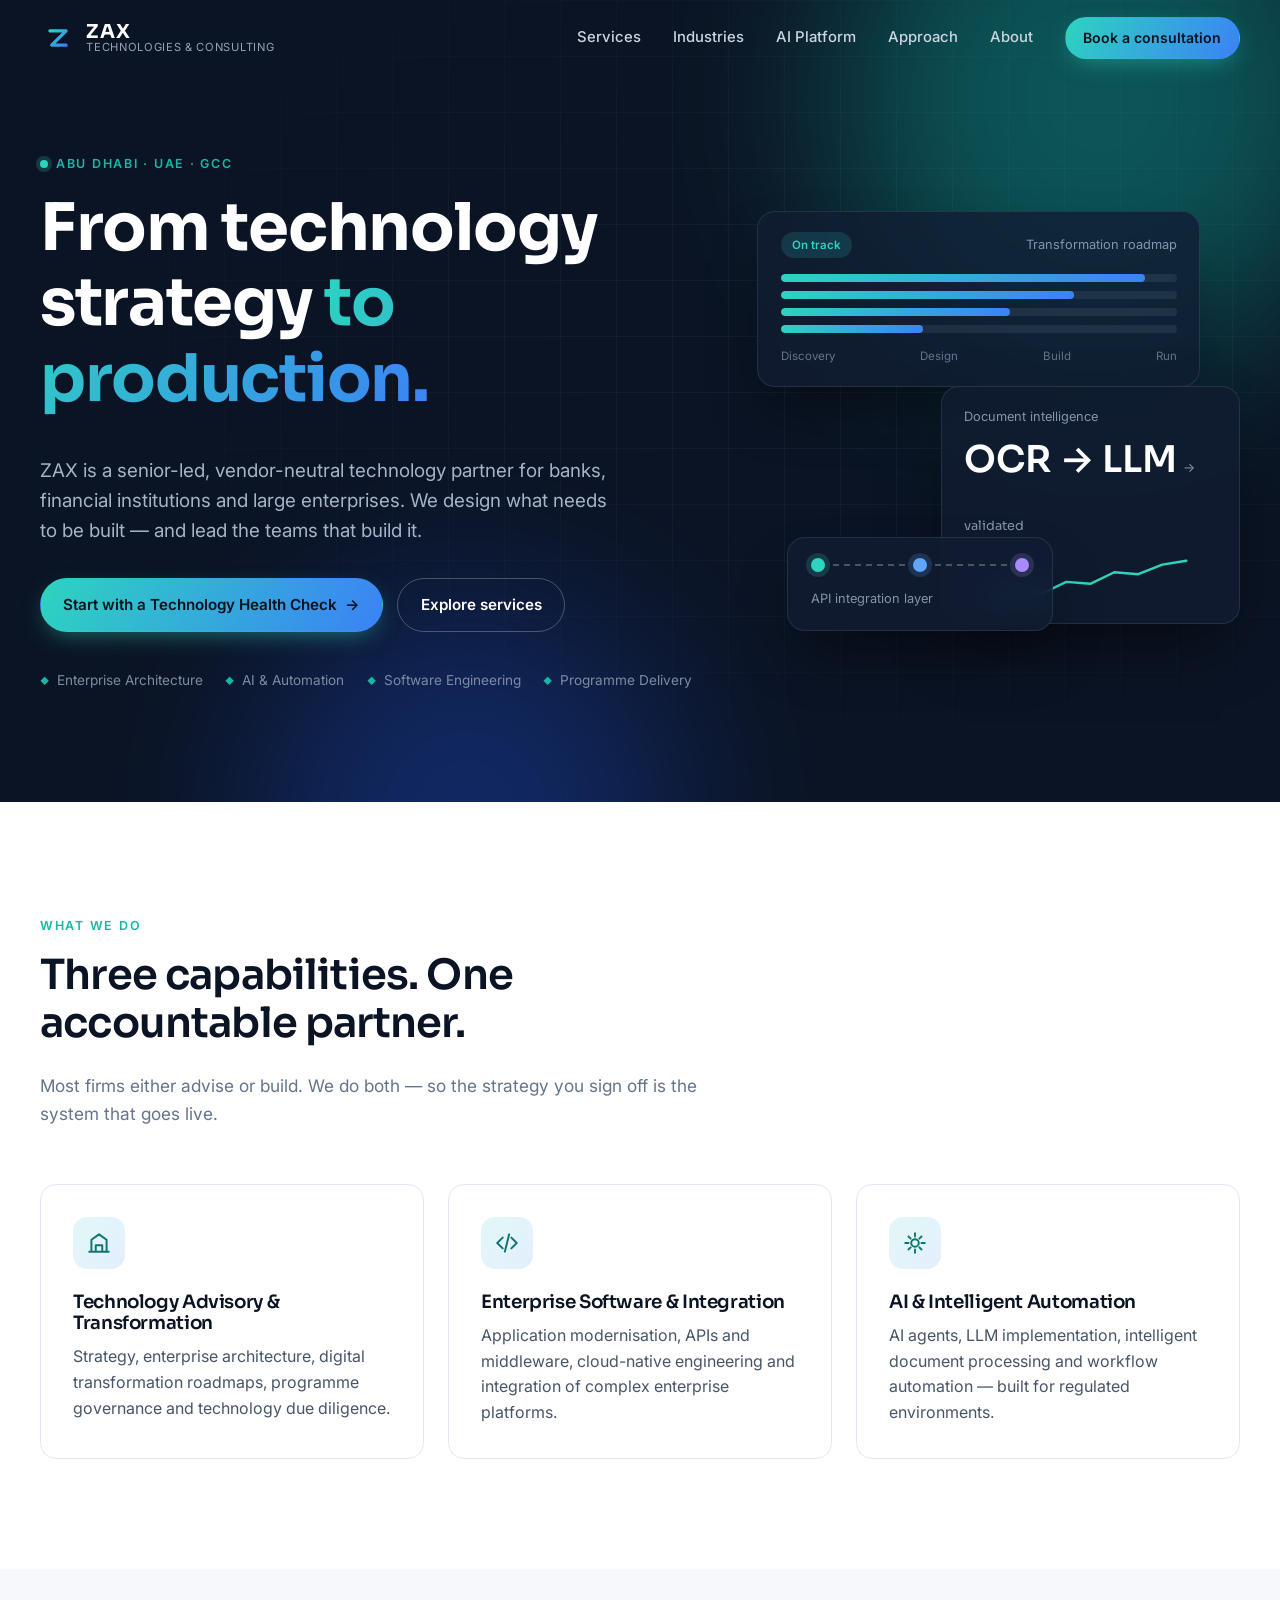
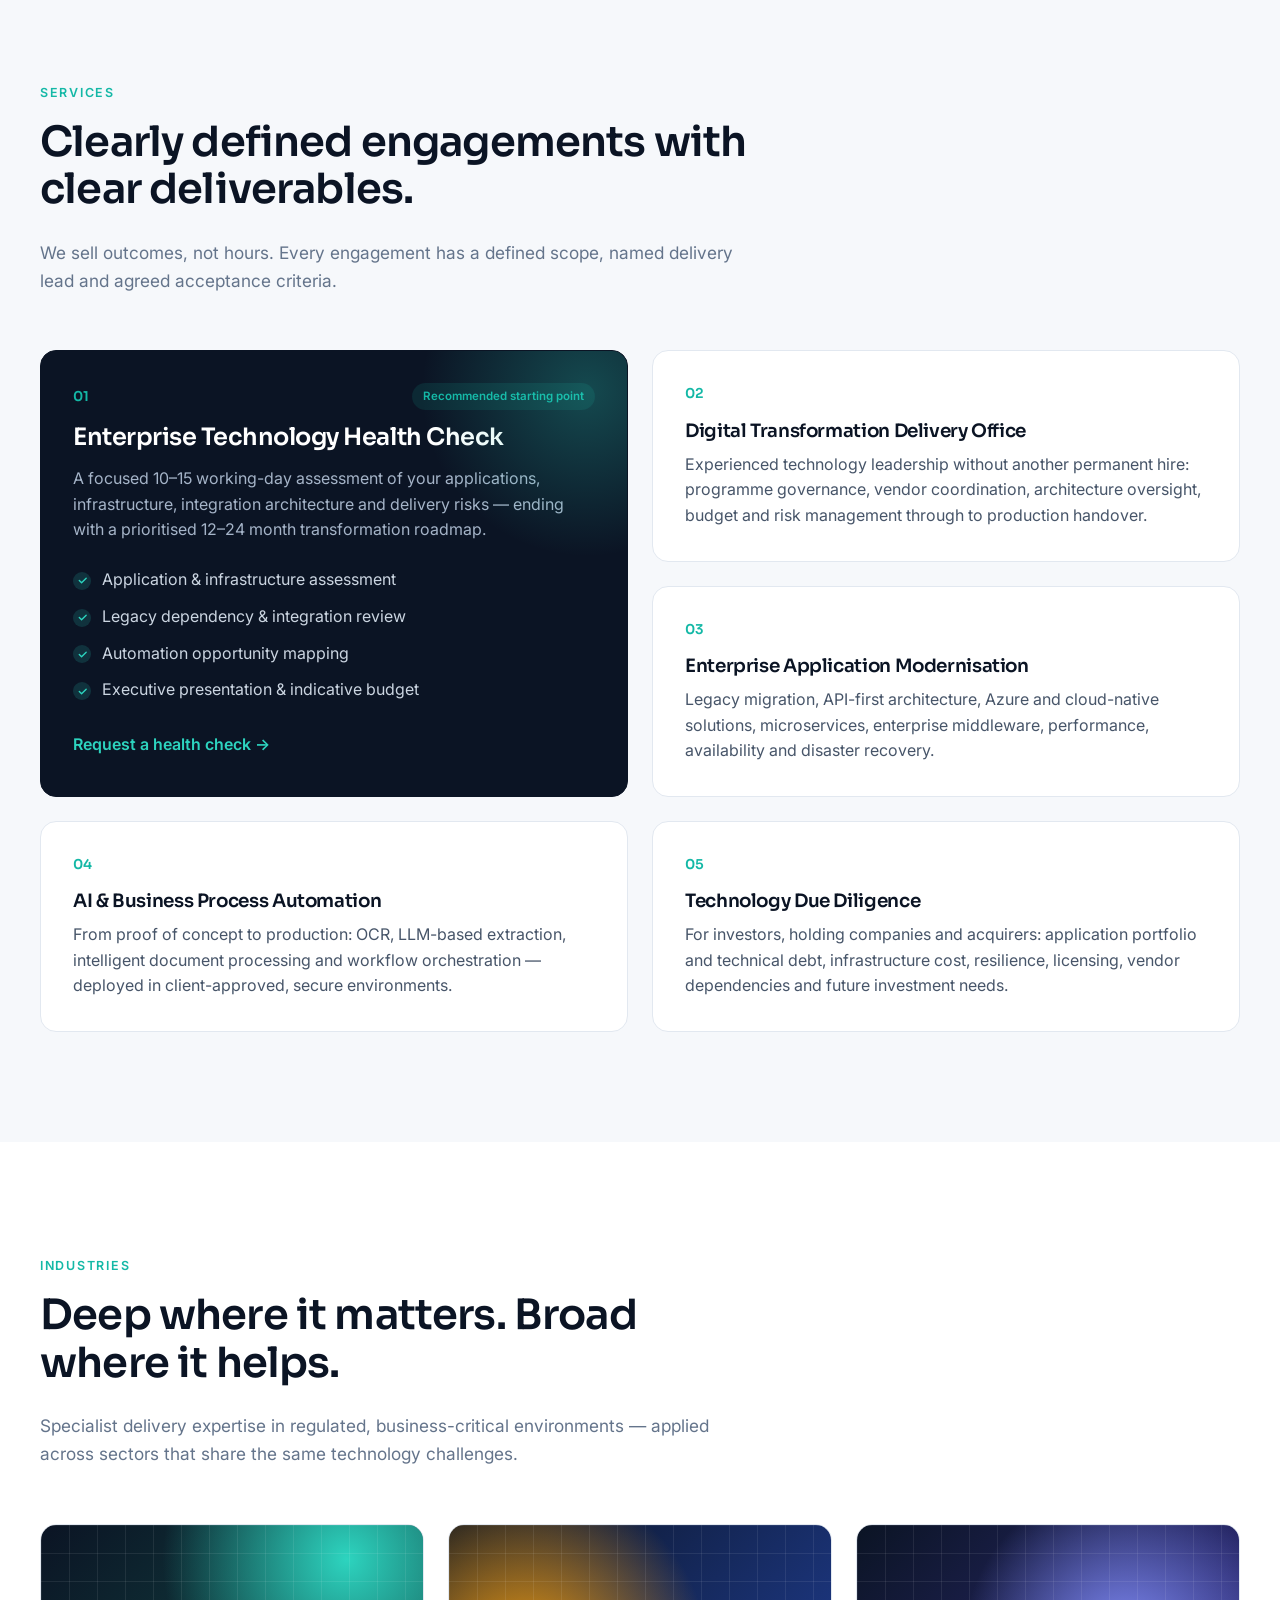
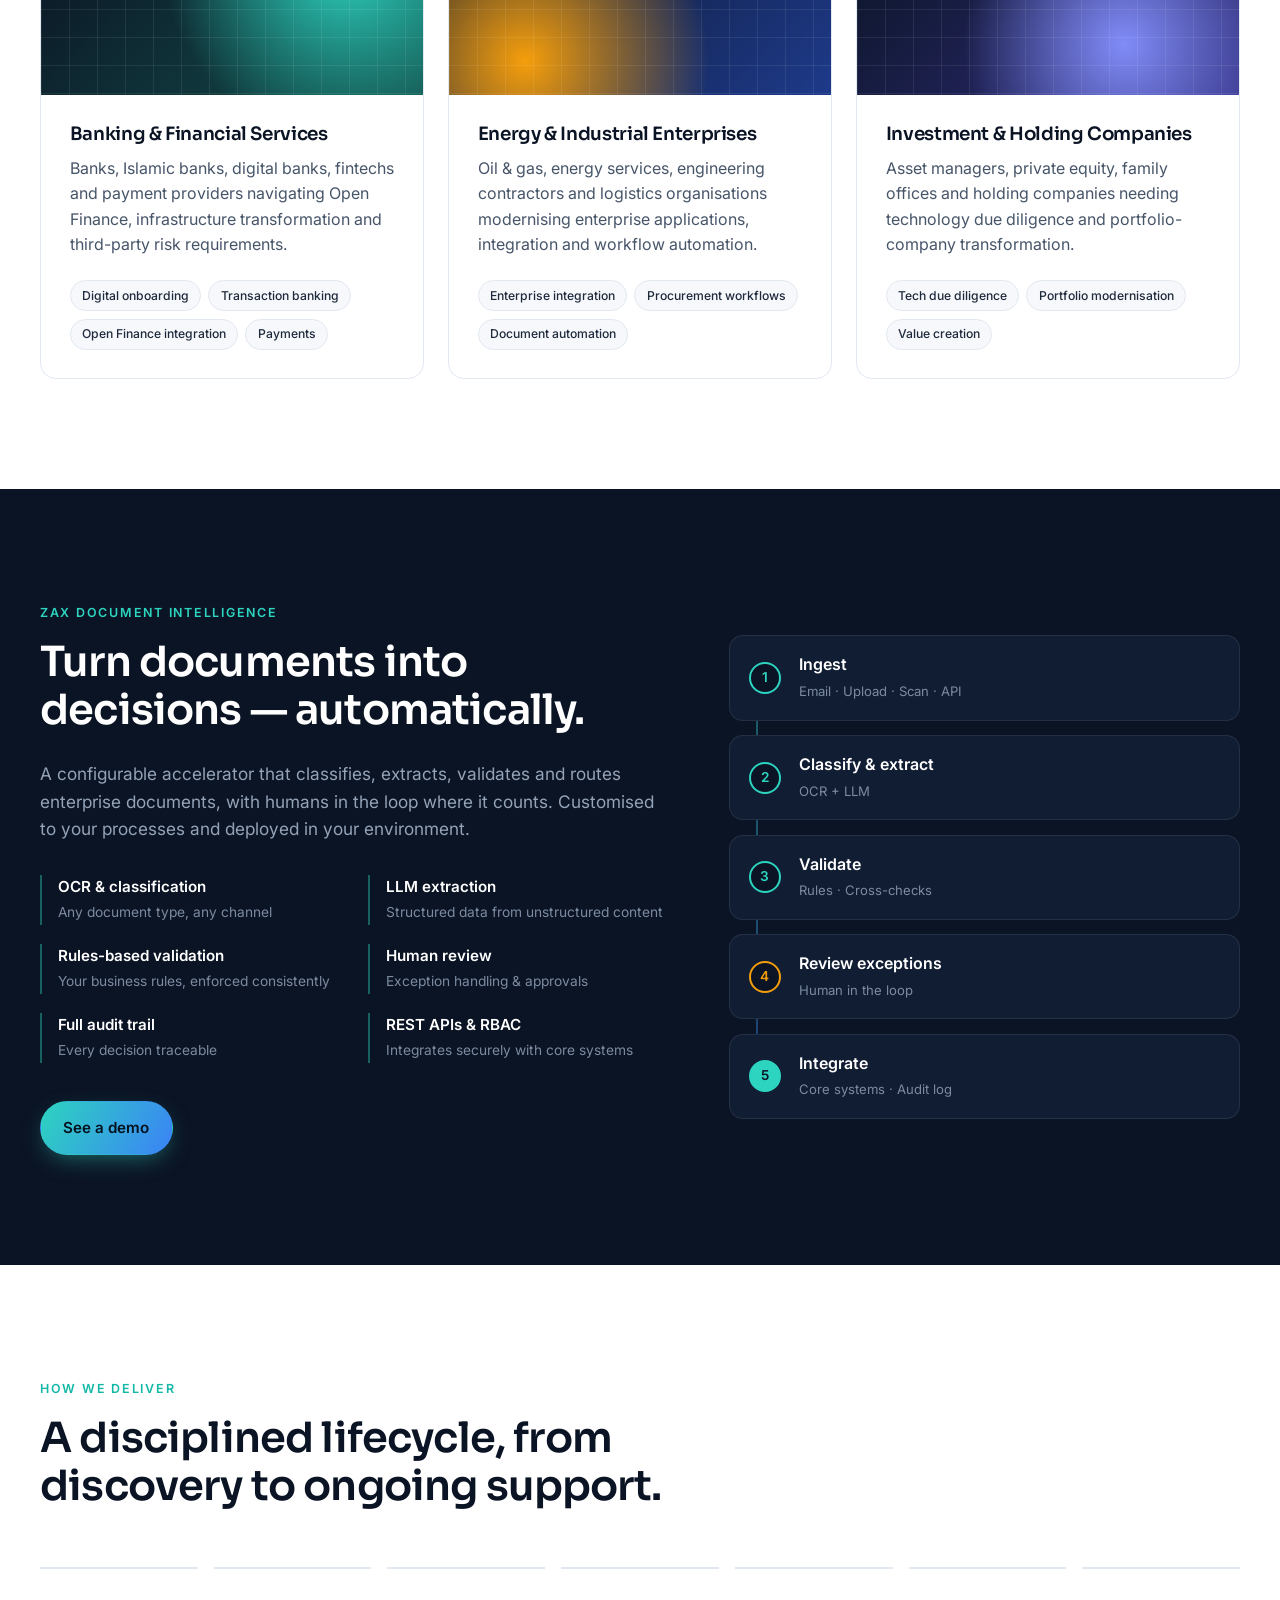
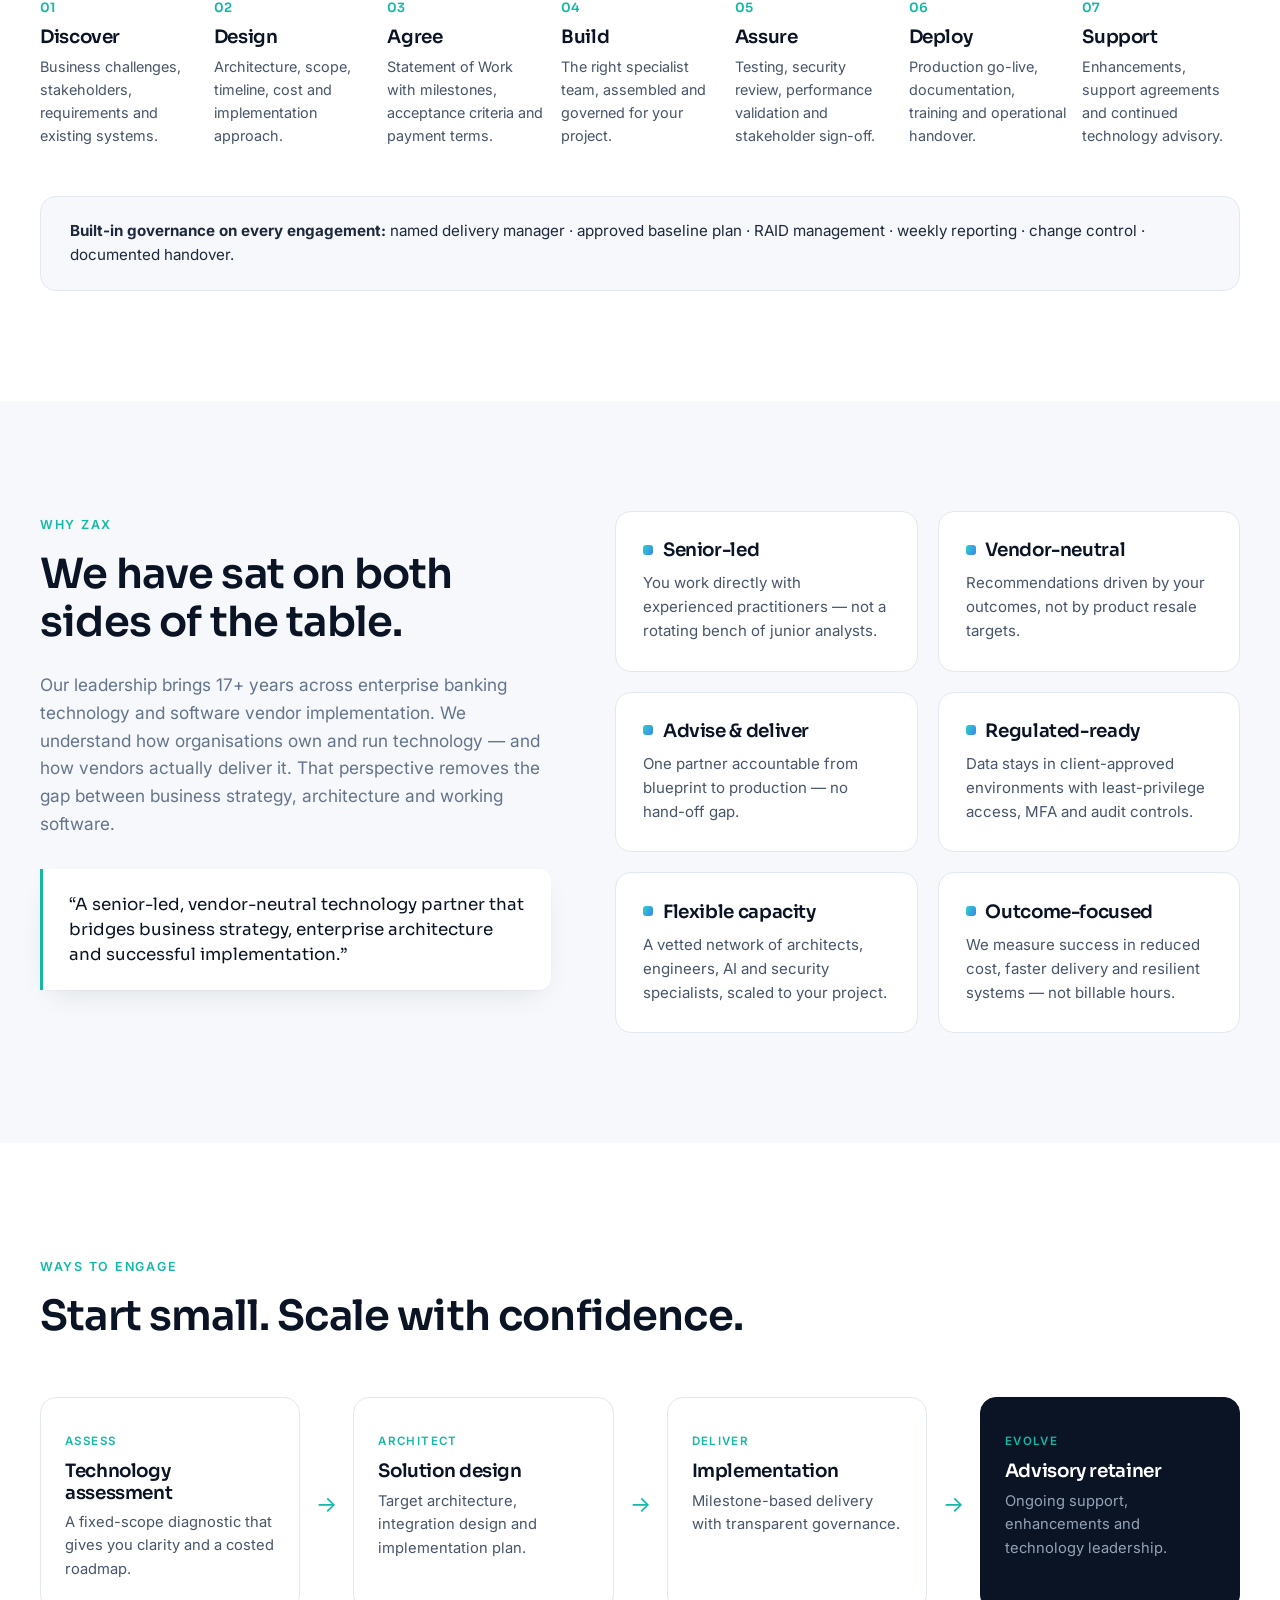
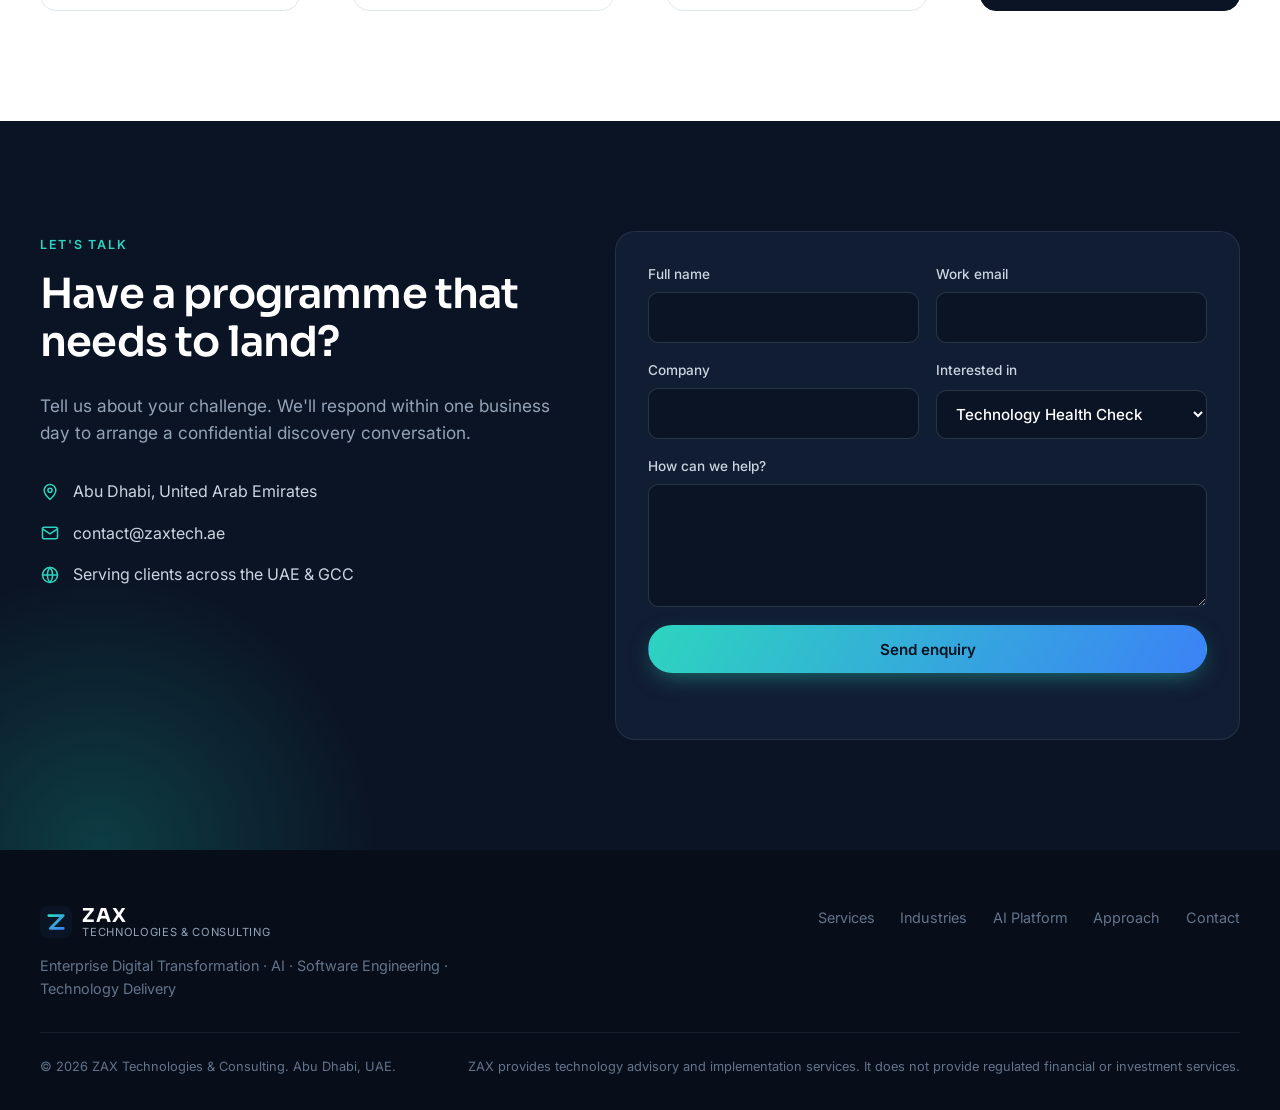
<file: index.html>
<!doctype html>
<html lang="en" class="no-js">
<head>
  <meta charset="utf-8">
  <meta name="viewport" content="width=device-width, initial-scale=1">
  <title>ZAX Technologies &amp; Consulting | Enterprise Technology Advisory, Abu Dhabi</title>
  <meta name="description" content="ZAX Technologies & Consulting is an Abu Dhabi–based, senior-led technology advisory and delivery firm helping banks, financial institutions and enterprises modernise critical systems, automate with AI and deliver complex transformation programmes.">
  <meta name="theme-color" content="#0b1424">
  <meta property="og:title" content="ZAX Technologies & Consulting">
  <meta property="og:description" content="Senior-led enterprise technology advisory, software engineering and AI automation — from strategy to production. Abu Dhabi · UAE · GCC.">
  <meta property="og:type" content="website">
  <link rel="icon" href="assets/favicon.svg" type="image/svg+xml">
  <link rel="preconnect" href="https://fonts.googleapis.com">
  <link rel="preconnect" href="https://fonts.gstatic.com" crossorigin>
  <link href="https://fonts.googleapis.com/css2?family=Inter:wght@400;500;600&family=Sora:wght@500;600;700&display=swap" rel="stylesheet">
  <link rel="stylesheet" href="styles.css">
  <script type="application/ld+json">
  {"@context":"https://schema.org","@type":"ProfessionalService","name":"ZAX Technologies & Consulting","description":"Enterprise technology advisory, software engineering, AI automation and programme delivery.","areaServed":["United Arab Emirates","GCC"],"address":{"@type":"PostalAddress","addressLocality":"Abu Dhabi","addressCountry":"AE"}}
  </script>
</head>
<body>
  <a class="skip" href="#main">Skip to content</a>

  <header class="nav" id="top">
    <div class="wrap nav__inner">
      <a href="#top" class="logo" aria-label="ZAX Technologies & Consulting — home">
        <img src="assets/logo.svg" alt="" width="36" height="36">
        <span class="logo__text"><strong>ZAX</strong><span>Technologies &amp; Consulting</span></span>
      </a>
      <button class="nav__toggle" aria-expanded="false" aria-controls="menu" aria-label="Toggle menu"><span></span><span></span></button>
      <nav id="menu" class="nav__menu" aria-label="Primary">
        <a href="#services">Services</a>
        <a href="#industries">Industries</a>
        <a href="#platform">AI Platform</a>
        <a href="#approach">Approach</a>
        <a href="#about">About</a>
        <a href="#contact" class="btn btn--sm btn--primary">Book a consultation</a>
      </nav>
    </div>
  </header>

  <main id="main">
    <!-- HERO -->
    <section class="hero">
      <div class="hero__bg" aria-hidden="true">
        <div class="hero__grid"></div>
        <div class="hero__glow hero__glow--a"></div>
        <div class="hero__glow hero__glow--b"></div>
      </div>
      <div class="wrap hero__inner">
        <div class="hero__copy">
          <p class="eyebrow"><span class="dot"></span> Abu Dhabi · UAE · GCC</p>
          <h1>From technology strategy <span class="grad">to production.</span></h1>
          <p class="lead">ZAX is a senior-led, vendor-neutral technology partner for banks, financial institutions and large enterprises. We design what needs to be built — and lead the teams that build it.</p>
          <div class="hero__cta">
            <a href="#contact" class="btn btn--primary">Start with a Technology Health Check <span aria-hidden="true">→</span></a>
            <a href="#services" class="btn btn--ghost">Explore services</a>
          </div>
          <ul class="hero__tags" aria-label="Capabilities">
            <li>Enterprise Architecture</li><li>AI &amp; Automation</li><li>Software Engineering</li><li>Programme Delivery</li>
          </ul>
        </div>
        <div class="hero__visual" aria-hidden="true">
          <div class="card-stack">
            <div class="fcard fcard--a">
              <div class="fcard__head"><span class="pill pill--ok">On track</span><span class="muted">Transformation roadmap</span></div>
              <div class="bars"><i style="--w:92%"></i><i style="--w:74%"></i><i style="--w:58%"></i><i style="--w:36%"></i></div>
              <div class="fcard__foot"><span>Discovery</span><span>Design</span><span>Build</span><span>Run</span></div>
            </div>
            <div class="fcard fcard--b">
              <p class="muted">Document intelligence</p>
              <p class="big">OCR → LLM<small>→ validated</small></p>
              <svg viewBox="0 0 200 50" class="spark"><polyline points="0,42 25,38 50,40 75,28 100,30 125,18 150,20 175,10 200,6" /></svg>
            </div>
            <div class="fcard fcard--c">
              <div class="node"></div><div class="line"></div><div class="node node--b"></div><div class="line"></div><div class="node node--c"></div>
              <p class="muted">API integration layer</p>
            </div>
          </div>
        </div>
      </div>
    </section>


    <!-- DIVISIONS -->
    <section class="section" id="what-we-do">
      <div class="wrap">
        <div class="section__head reveal">
          <p class="eyebrow">What we do</p>
          <h2>Three capabilities. One accountable partner.</h2>
          <p class="sub">Most firms either advise or build. We do both — so the strategy you sign off is the system that goes live.</p>
        </div>
        <div class="divisions">
          <article class="division reveal">
            <span class="division__ico"><svg viewBox="0 0 24 24"><path d="M3 20h18M5 20V9l7-5 7 5v11M9 20v-6h6v6"/></svg></span>
            <h3>Technology Advisory &amp; Transformation</h3>
            <p>Strategy, enterprise architecture, digital transformation roadmaps, programme governance and technology due diligence.</p>
          </article>
          <article class="division reveal">
            <span class="division__ico"><svg viewBox="0 0 24 24"><path d="M8 7l-5 5 5 5M16 7l5 5-5 5M14 4l-4 16"/></svg></span>
            <h3>Enterprise Software &amp; Integration</h3>
            <p>Application modernisation, APIs and middleware, cloud-native engineering and integration of complex enterprise platforms.</p>
          </article>
          <article class="division reveal">
            <span class="division__ico"><svg viewBox="0 0 24 24"><path d="M12 3v3M12 18v3M3 12h3M18 12h3M6 6l2 2M16 16l2 2M6 18l2-2M16 8l2-2"/><circle cx="12" cy="12" r="3.5"/></svg></span>
            <h3>AI &amp; Intelligent Automation</h3>
            <p>AI agents, LLM implementation, intelligent document processing and workflow automation — built for regulated environments.</p>
          </article>
        </div>
      </div>
    </section>

    <!-- SERVICES -->
    <section class="section section--alt" id="services">
      <div class="wrap">
        <div class="section__head reveal">
          <p class="eyebrow">Services</p>
          <h2>Clearly defined engagements with clear deliverables.</h2>
          <p class="sub">We sell outcomes, not hours. Every engagement has a defined scope, named delivery lead and agreed acceptance criteria.</p>
        </div>

        <div class="services">
          <article class="svc svc--feature reveal">
            <div class="svc__top"><span class="svc__num">01</span><span class="pill">Recommended starting point</span></div>
            <h3>Enterprise Technology Health Check</h3>
            <p>A focused 10–15 working-day assessment of your applications, infrastructure, integration architecture and delivery risks — ending with a prioritised 12–24 month transformation roadmap.</p>
            <ul class="ticks">
              <li>Application &amp; infrastructure assessment</li>
              <li>Legacy dependency &amp; integration review</li>
              <li>Automation opportunity mapping</li>
              <li>Executive presentation &amp; indicative budget</li>
            </ul>
            <a href="#contact" class="link">Request a health check →</a>
          </article>

          <article class="svc reveal">
            <span class="svc__num">02</span>
            <h3>Digital Transformation Delivery Office</h3>
            <p>Experienced technology leadership without another permanent hire: programme governance, vendor coordination, architecture oversight, budget and risk management through to production handover.</p>
          </article>

          <article class="svc reveal">
            <span class="svc__num">03</span>
            <h3>Enterprise Application Modernisation</h3>
            <p>Legacy migration, API-first architecture, Azure and cloud-native solutions, microservices, enterprise middleware, performance, availability and disaster recovery.</p>
          </article>

          <article class="svc reveal">
            <span class="svc__num">04</span>
            <h3>AI &amp; Business Process Automation</h3>
            <p>From proof of concept to production: OCR, LLM-based extraction, intelligent document processing and workflow orchestration — deployed in client-approved, secure environments.</p>
          </article>

          <article class="svc reveal">
            <span class="svc__num">05</span>
            <h3>Technology Due Diligence</h3>
            <p>For investors, holding companies and acquirers: application portfolio and technical debt, infrastructure cost, resilience, licensing, vendor dependencies and future investment needs.</p>
          </article>
        </div>
      </div>
    </section>

    <!-- INDUSTRIES -->
    <section class="section" id="industries">
      <div class="wrap">
        <div class="section__head reveal">
          <p class="eyebrow">Industries</p>
          <h2>Deep where it matters. Broad where it helps.</h2>
          <p class="sub">Specialist delivery expertise in regulated, business-critical environments — applied across sectors that share the same technology challenges.</p>
        </div>
        <div class="industries">
          <article class="ind reveal">
            <div class="ind__img ind__img--bank" aria-hidden="true"></div>
            <div class="ind__body">
              <h3>Banking &amp; Financial Services</h3>
              <p>Banks, Islamic banks, digital banks, fintechs and payment providers navigating Open Finance, infrastructure transformation and third-party risk requirements.</p>
              <ul class="chips"><li>Digital onboarding</li><li>Transaction banking</li><li>Open Finance integration</li><li>Payments</li></ul>
            </div>
          </article>
          <article class="ind reveal">
            <div class="ind__img ind__img--energy" aria-hidden="true"></div>
            <div class="ind__body">
              <h3>Energy &amp; Industrial Enterprises</h3>
              <p>Oil &amp; gas, energy services, engineering contractors and logistics organisations modernising enterprise applications, integration and workflow automation.</p>
              <ul class="chips"><li>Enterprise integration</li><li>Procurement workflows</li><li>Document automation</li></ul>
            </div>
          </article>
          <article class="ind reveal">
            <div class="ind__img ind__img--invest" aria-hidden="true"></div>
            <div class="ind__body">
              <h3>Investment &amp; Holding Companies</h3>
              <p>Asset managers, private equity, family offices and holding companies needing technology due diligence and portfolio-company transformation.</p>
              <ul class="chips"><li>Tech due diligence</li><li>Portfolio modernisation</li><li>Value creation</li></ul>
            </div>
          </article>
        </div>
      </div>
    </section>

    <!-- PLATFORM -->
    <section class="section section--dark" id="platform">
      <div class="wrap platform">
        <div class="platform__copy reveal">
          <p class="eyebrow eyebrow--light">ZAX Document Intelligence</p>
          <h2>Turn documents into decisions — automatically.</h2>
          <p class="sub sub--light">A configurable accelerator that classifies, extracts, validates and routes enterprise documents, with humans in the loop where it counts. Customised to your processes and deployed in your environment.</p>
          <ul class="features">
            <li><strong>OCR &amp; classification</strong><span>Any document type, any channel</span></li>
            <li><strong>LLM extraction</strong><span>Structured data from unstructured content</span></li>
            <li><strong>Rules-based validation</strong><span>Your business rules, enforced consistently</span></li>
            <li><strong>Human review</strong><span>Exception handling &amp; approvals</span></li>
            <li><strong>Full audit trail</strong><span>Every decision traceable</span></li>
            <li><strong>REST APIs &amp; RBAC</strong><span>Integrates securely with core systems</span></li>
          </ul>
          <a href="#contact" class="btn btn--primary">See a demo</a>
        </div>
        <div class="pipeline reveal" aria-hidden="true">
          <div class="pipe"><span class="pipe__n">1</span><div><b>Ingest</b><small>Email · Upload · Scan · API</small></div></div>
          <div class="pipe"><span class="pipe__n">2</span><div><b>Classify &amp; extract</b><small>OCR + LLM</small></div></div>
          <div class="pipe"><span class="pipe__n">3</span><div><b>Validate</b><small>Rules · Cross-checks</small></div></div>
          <div class="pipe pipe--warn"><span class="pipe__n">4</span><div><b>Review exceptions</b><small>Human in the loop</small></div></div>
          <div class="pipe pipe--ok"><span class="pipe__n">5</span><div><b>Integrate</b><small>Core systems · Audit log</small></div></div>
        </div>
      </div>
    </section>

    <!-- APPROACH -->
    <section class="section" id="approach">
      <div class="wrap">
        <div class="section__head reveal">
          <p class="eyebrow">How we deliver</p>
          <h2>A disciplined lifecycle, from discovery to ongoing support.</h2>
        </div>
        <ol class="steps">
          <li class="reveal"><span>01</span><h3>Discover</h3><p>Business challenges, stakeholders, requirements and existing systems.</p></li>
          <li class="reveal"><span>02</span><h3>Design</h3><p>Architecture, scope, timeline, cost and implementation approach.</p></li>
          <li class="reveal"><span>03</span><h3>Agree</h3><p>Statement of Work with milestones, acceptance criteria and payment terms.</p></li>
          <li class="reveal"><span>04</span><h3>Build</h3><p>The right specialist team, assembled and governed for your project.</p></li>
          <li class="reveal"><span>05</span><h3>Assure</h3><p>Testing, security review, performance validation and stakeholder sign-off.</p></li>
          <li class="reveal"><span>06</span><h3>Deploy</h3><p>Production go-live, documentation, training and operational handover.</p></li>
          <li class="reveal"><span>07</span><h3>Support</h3><p>Enhancements, support agreements and continued technology advisory.</p></li>
        </ol>
        <div class="governance reveal">
          <p><strong>Built-in governance on every engagement:</strong> named delivery manager · approved baseline plan · RAID management · weekly reporting · change control · documented handover.</p>
        </div>
      </div>
    </section>

    <!-- WHY -->
    <section class="section section--alt" id="about">
      <div class="wrap why">
        <div class="why__copy reveal">
          <p class="eyebrow">Why ZAX</p>
          <h2>We have sat on both sides of the table.</h2>
          <p class="sub">Our leadership brings 17+ years across enterprise banking technology and software vendor implementation. We understand how organisations own and run technology — and how vendors actually deliver it. That perspective removes the gap between business strategy, architecture and working software.</p>
          <blockquote>“A senior-led, vendor-neutral technology partner that bridges business strategy, enterprise architecture and successful implementation.”</blockquote>
        </div>
        <div class="why__grid">
          <div class="why__item reveal"><h3>Senior-led</h3><p>You work directly with experienced practitioners — not a rotating bench of junior analysts.</p></div>
          <div class="why__item reveal"><h3>Vendor-neutral</h3><p>Recommendations driven by your outcomes, not by product resale targets.</p></div>
          <div class="why__item reveal"><h3>Advise &amp; deliver</h3><p>One partner accountable from blueprint to production — no hand-off gap.</p></div>
          <div class="why__item reveal"><h3>Regulated-ready</h3><p>Data stays in client-approved environments with least-privilege access, MFA and audit controls.</p></div>
          <div class="why__item reveal"><h3>Flexible capacity</h3><p>A vetted network of architects, engineers, AI and security specialists, scaled to your project.</p></div>
          <div class="why__item reveal"><h3>Outcome-focused</h3><p>We measure success in reduced cost, faster delivery and resilient systems — not billable hours.</p></div>
        </div>
      </div>
    </section>

    <!-- ENGAGEMENT -->
    <section class="section">
      <div class="wrap">
        <div class="section__head reveal">
          <p class="eyebrow">Ways to engage</p>
          <h2>Start small. Scale with confidence.</h2>
        </div>
        <div class="journey">
          <div class="journey__step reveal"><span class="journey__k">Assess</span><h3>Technology assessment</h3><p>A fixed-scope diagnostic that gives you clarity and a costed roadmap.</p></div>
          <div class="journey__arrow" aria-hidden="true">→</div>
          <div class="journey__step reveal"><span class="journey__k">Architect</span><h3>Solution design</h3><p>Target architecture, integration design and implementation plan.</p></div>
          <div class="journey__arrow" aria-hidden="true">→</div>
          <div class="journey__step reveal"><span class="journey__k">Deliver</span><h3>Implementation</h3><p>Milestone-based delivery with transparent governance.</p></div>
          <div class="journey__arrow" aria-hidden="true">→</div>
          <div class="journey__step reveal"><span class="journey__k">Evolve</span><h3>Advisory retainer</h3><p>Ongoing support, enhancements and technology leadership.</p></div>
        </div>
      </div>
    </section>

    <!-- CONTACT -->
    <section class="section section--dark contact" id="contact">
      <div class="wrap contact__inner">
        <div class="contact__copy reveal">
          <p class="eyebrow eyebrow--light">Let's talk</p>
          <h2>Have a programme that needs to land?</h2>
          <p class="sub sub--light">Tell us about your challenge. We'll respond within one business day to arrange a confidential discovery conversation.</p>
          <ul class="contact__list">
            <li><svg viewBox="0 0 24 24"><path d="M12 21s-7-6.2-7-11a7 7 0 1114 0c0 4.8-7 11-7 11z"/><circle cx="12" cy="10" r="2.5"/></svg>Abu Dhabi, United Arab Emirates</li>
            <li><svg viewBox="0 0 24 24"><rect x="3" y="5" width="18" height="14" rx="2"/><path d="M3 7l9 6 9-6"/></svg><a class="js-email" href="#">contact@zaxtech.ae</a></li>
            <li><svg viewBox="0 0 24 24"><circle cx="12" cy="12" r="9"/><path d="M3 12h18M12 3a14 14 0 010 18M12 3a14 14 0 000 18"/></svg>Serving clients across the UAE &amp; GCC</li>
          </ul>
        </div>
        <form class="form reveal" id="contact-form" novalidate>
          <div class="form__row">
            <label>Full name<input name="name" required autocomplete="name"></label>
            <label>Work email<input name="email" type="email" required autocomplete="email"></label>
          </div>
          <div class="form__row">
            <label>Company<input name="company" autocomplete="organization"></label>
            <label>Interested in
              <select name="interest">
                <option>Technology Health Check</option>
                <option>Transformation Delivery Office</option>
                <option>Application Modernisation</option>
                <option>AI &amp; Process Automation</option>
                <option>Technology Due Diligence</option>
                <option>Something else</option>
              </select>
            </label>
          </div>
          <label>How can we help?<textarea name="message" rows="4" required></textarea></label>
          <button class="btn btn--primary btn--full" type="submit">Send enquiry</button>
          <p class="form__note" role="status" aria-live="polite"></p>
        </form>
      </div>
    </section>
  </main>

  <footer class="footer">
    <div class="wrap footer__inner">
      <div>
        <a href="#top" class="logo logo--light"><img src="assets/logo.svg" alt="" width="32" height="32"><span class="logo__text"><strong>ZAX</strong><span>Technologies &amp; Consulting</span></span></a>
        <p class="footer__tag">Enterprise Digital Transformation · AI · Software Engineering · Technology Delivery</p>
      </div>
      <nav class="footer__links" aria-label="Footer">
        <a href="#services">Services</a><a href="#industries">Industries</a><a href="#platform">AI Platform</a><a href="#approach">Approach</a><a href="#contact">Contact</a>
      </nav>
    </div>
    <div class="wrap footer__legal">
      <p>© <span id="year"></span> ZAX Technologies &amp; Consulting. Abu Dhabi, UAE.</p>
      <p>ZAX provides technology advisory and implementation services. It does not provide regulated financial or investment services.</p>
    </div>
  </footer>

  <script src="script.js" defer></script>
</body>
</html>
</file>
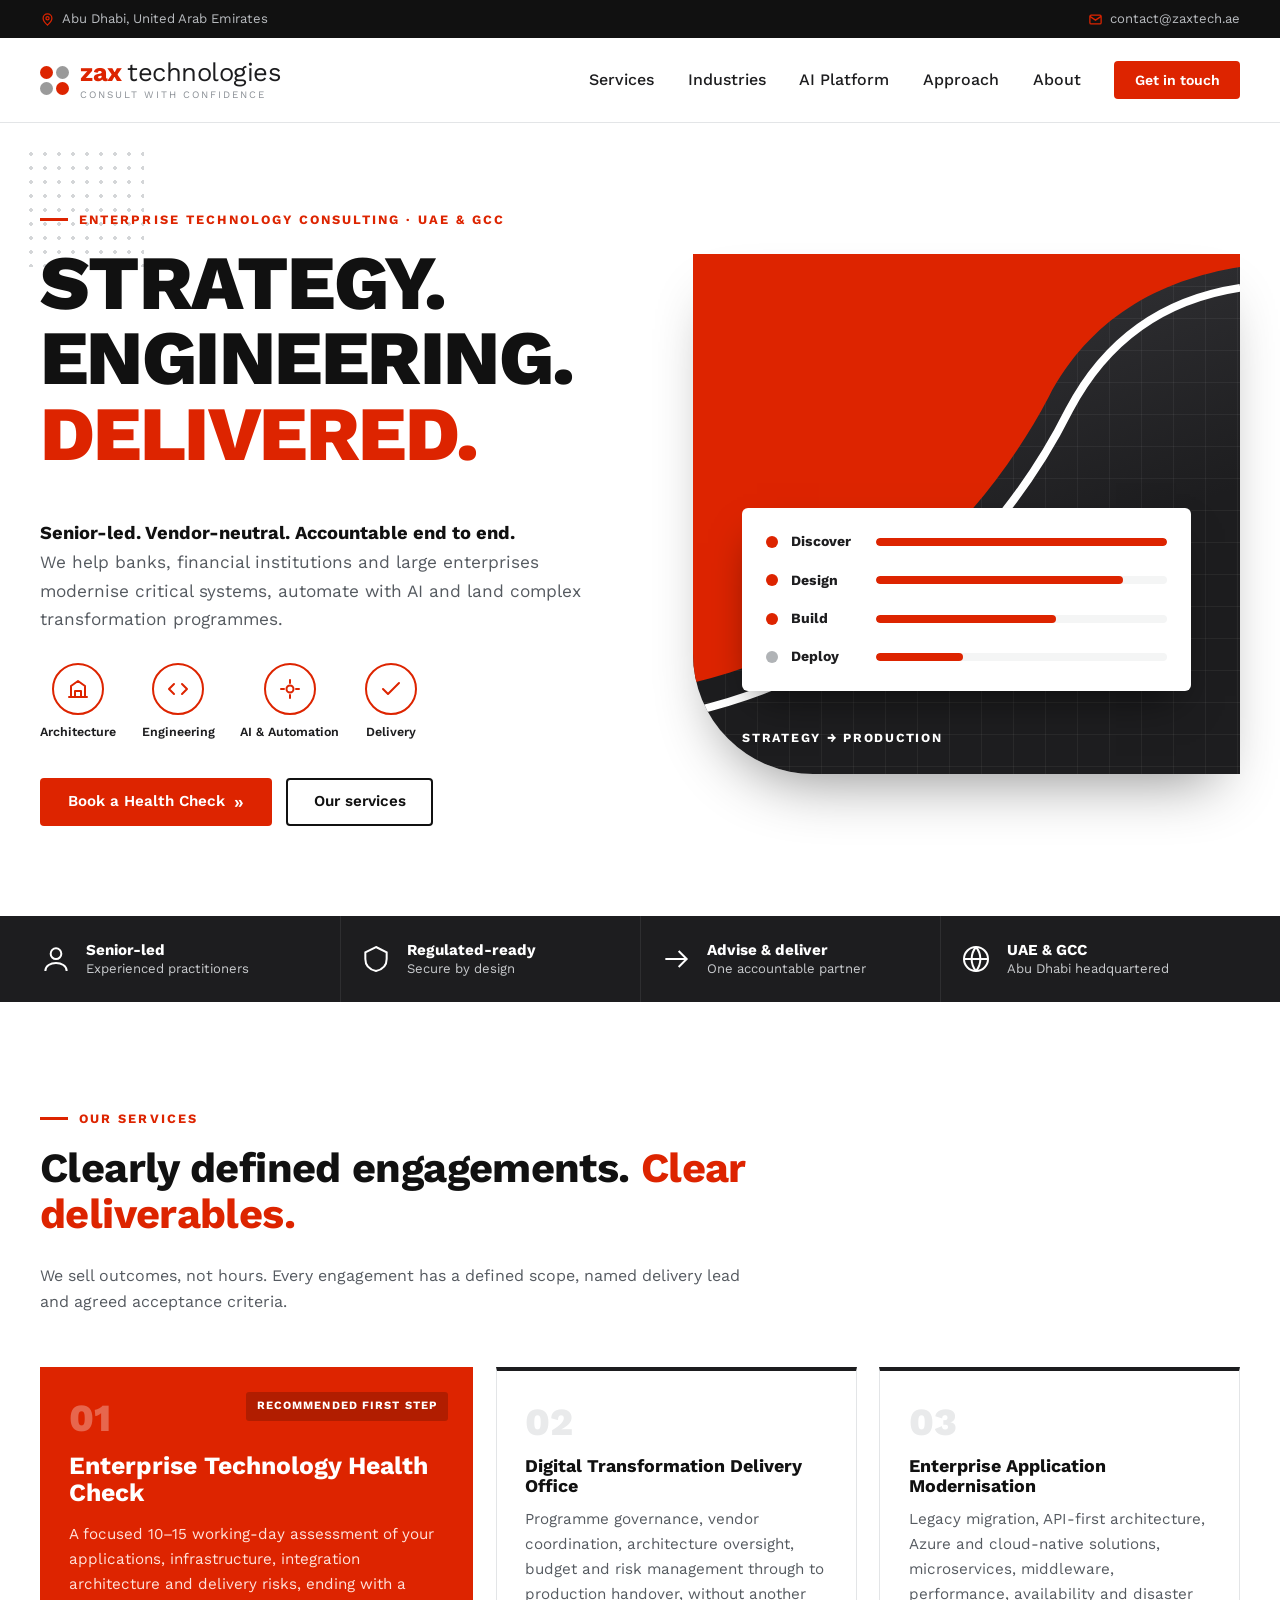
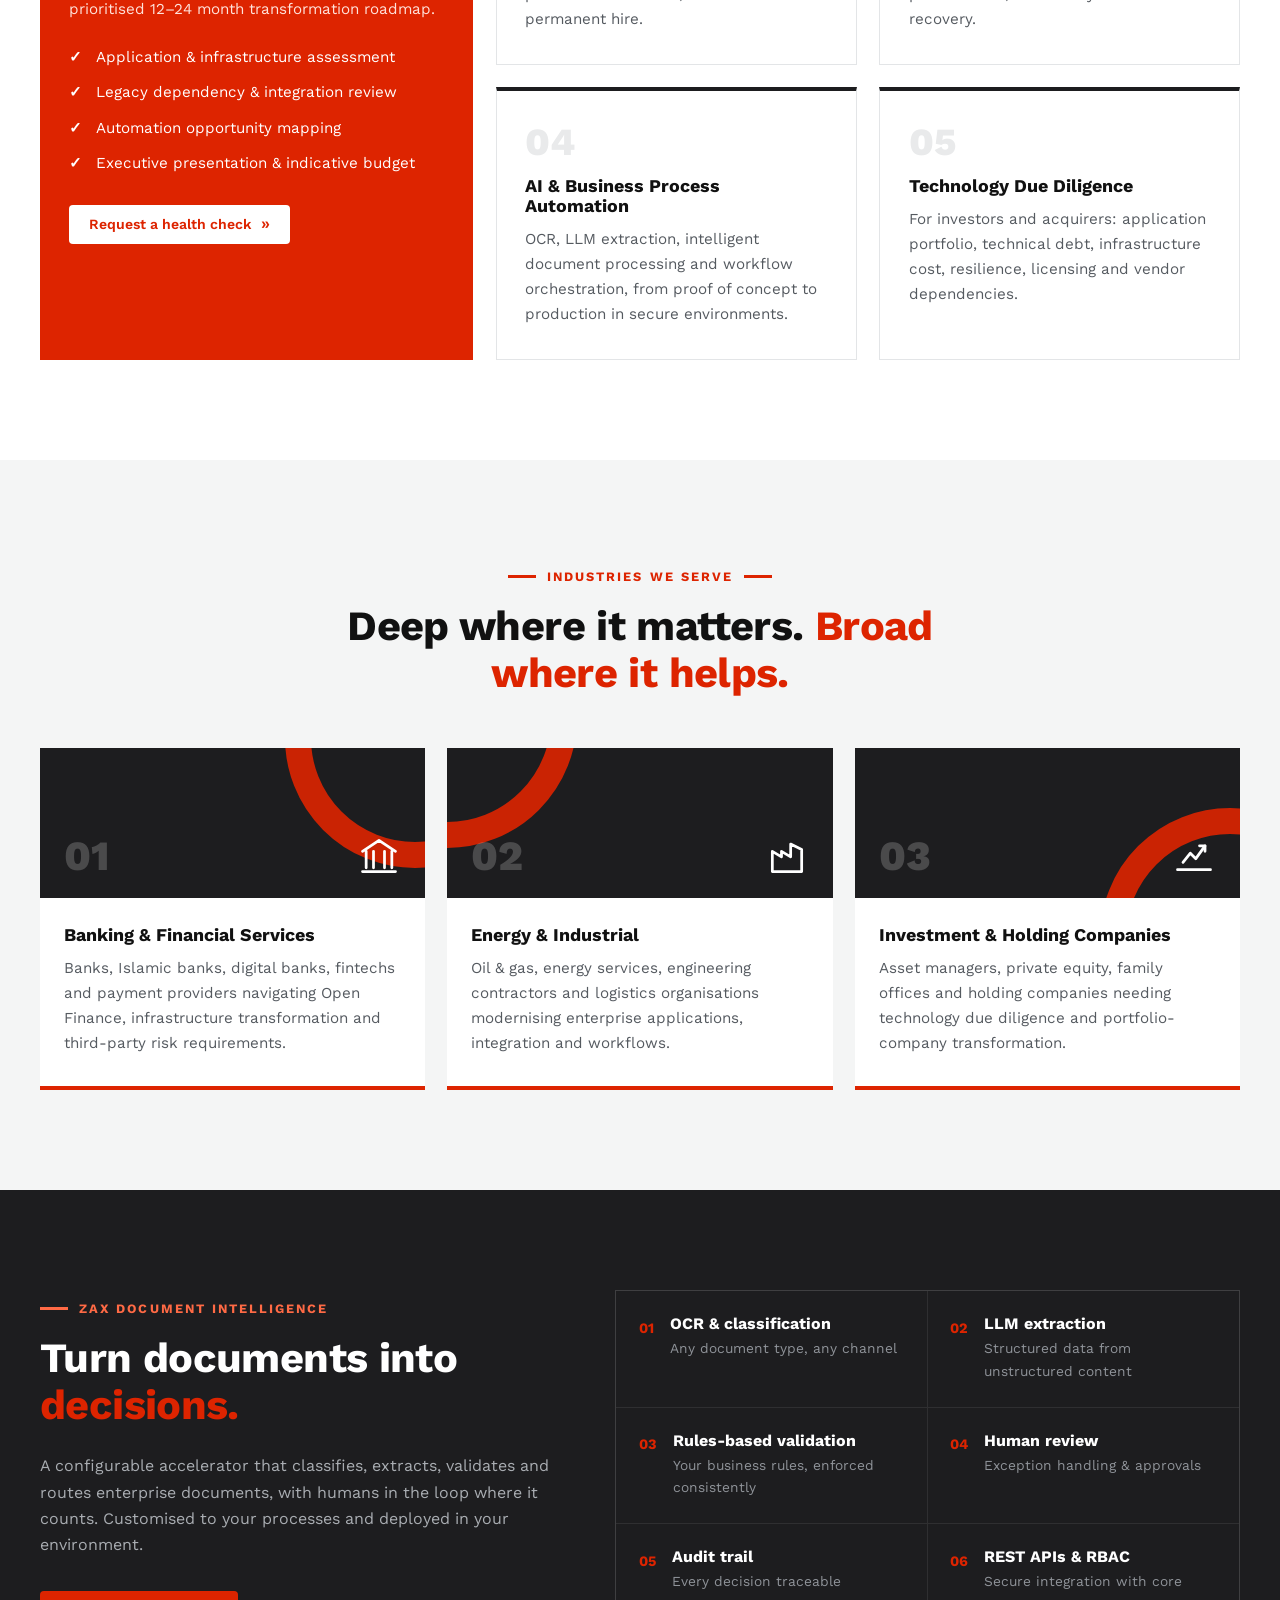
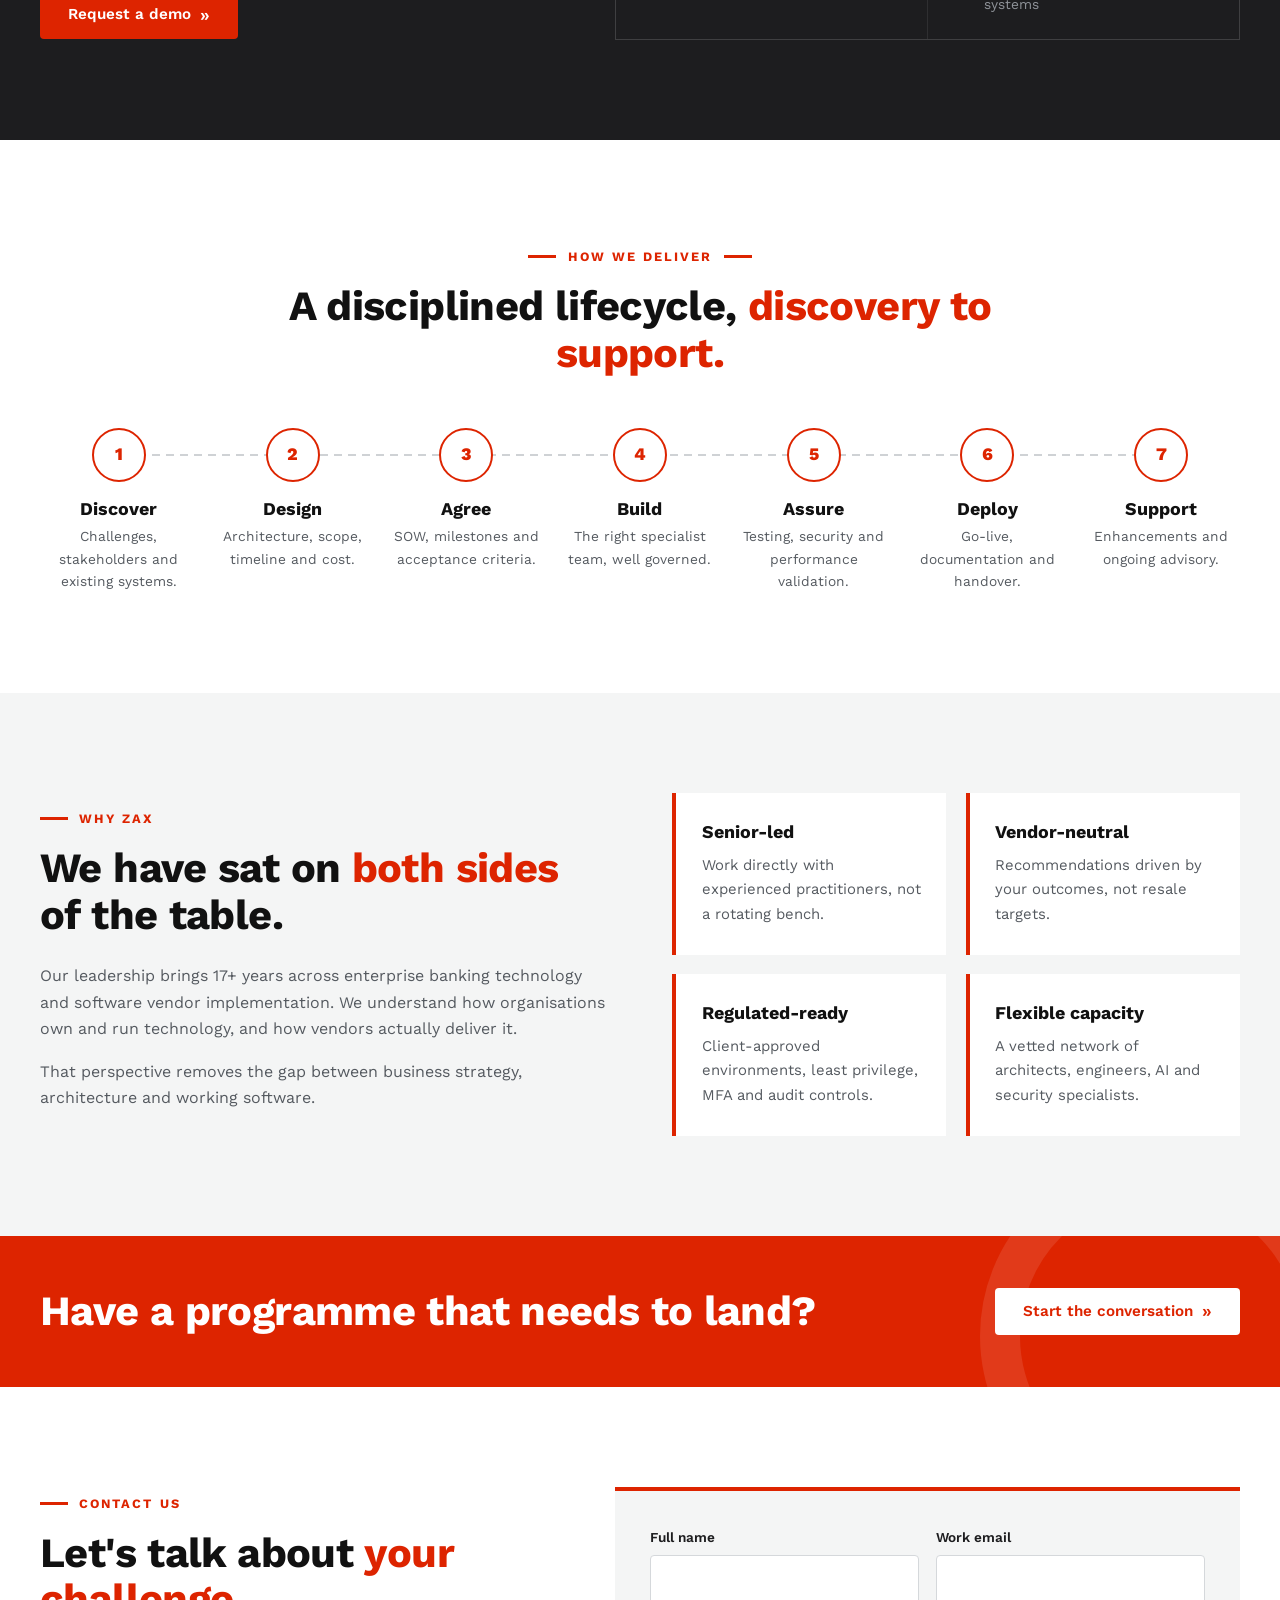
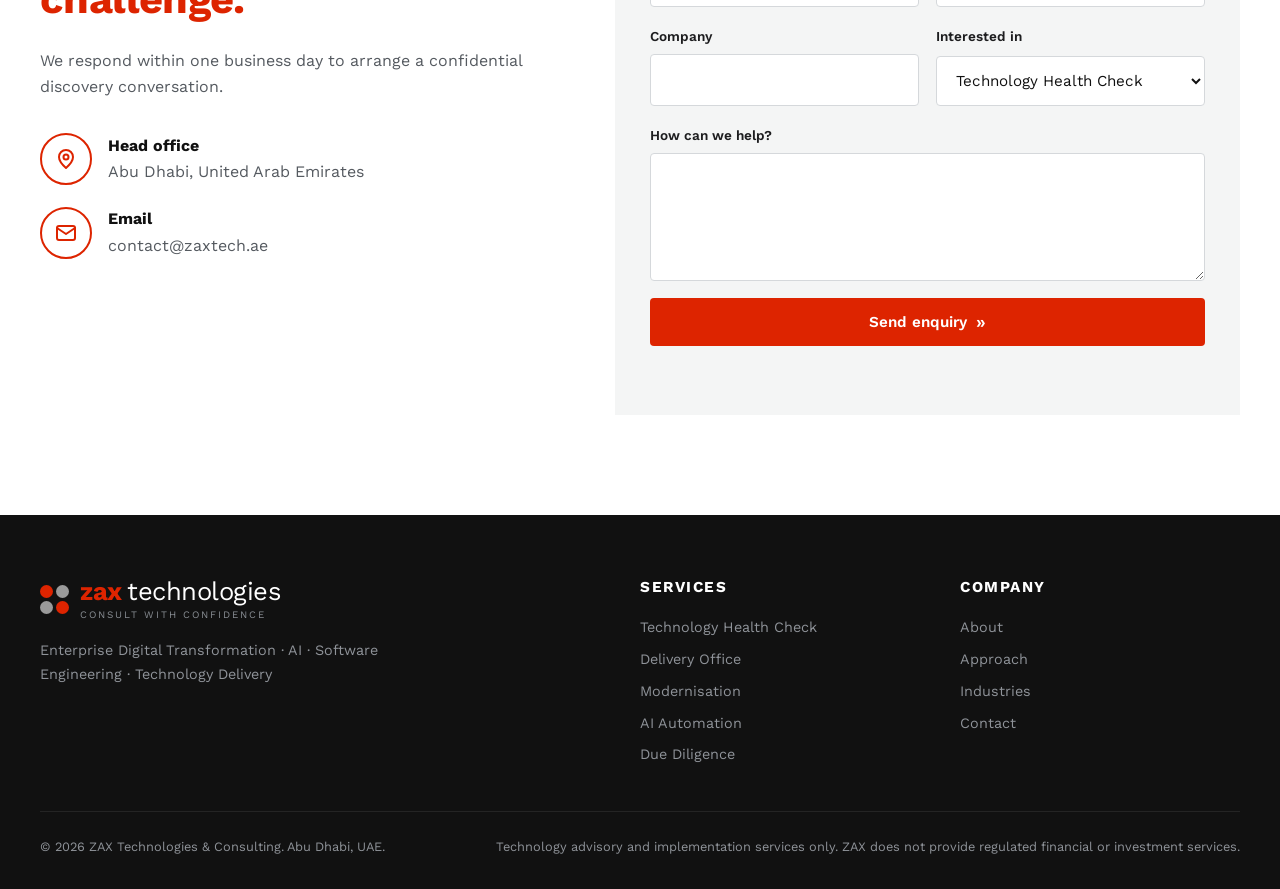
<file: v2/index.html>
<!doctype html>
<html lang="en" class="no-js">
<head>
  <meta charset="utf-8">
  <meta name="viewport" content="width=device-width, initial-scale=1">
  <title>ZAX Technologies &amp; Consulting | Enterprise Technology Advisory, Abu Dhabi</title>
  <meta name="description" content="ZAX Technologies & Consulting is an Abu Dhabi–based, senior-led technology advisory and delivery firm helping banks, financial institutions and enterprises modernise critical systems, automate with AI and deliver complex transformation programmes.">
  <meta name="theme-color" content="#dd2400">
  <link rel="icon" href="../assets/favicon-v2.svg" type="image/svg+xml">
  <link rel="preconnect" href="https://fonts.googleapis.com">
  <link rel="preconnect" href="https://fonts.gstatic.com" crossorigin>
  <link href="https://fonts.googleapis.com/css2?family=Work+Sans:wght@400;500;600;700;800&display=swap" rel="stylesheet">
  <link rel="stylesheet" href="styles.css">
</head>
<body>
  <a class="skip" href="#main">Skip to content</a>

  <div class="topbar">
    <div class="wrap topbar__inner">
      <span><svg viewBox="0 0 24 24"><path d="M12 21s-7-6.2-7-11a7 7 0 1114 0c0 4.8-7 11-7 11z"/><circle cx="12" cy="10" r="2.5"/></svg>Abu Dhabi, United Arab Emirates</span>
      <span class="topbar__right"><svg viewBox="0 0 24 24"><rect x="3" y="5" width="18" height="14" rx="2"/><path d="M3 7l9 6 9-6"/></svg><a class="js-email" href="#">contact@zaxtech.ae</a></span>
    </div>
  </div>

  <header class="nav" id="top">
    <div class="wrap nav__inner">
      <a href="#top" class="logo" aria-label="ZAX Technologies & Consulting — home">
        <span class="logo__mark" aria-hidden="true"><i></i><i></i><i></i><i></i></span>
        <span class="logo__text"><strong>zax <b>technologies</b></strong><small>Consult with confidence</small></span>
      </a>
      <button class="nav__toggle" aria-expanded="false" aria-controls="menu" aria-label="Toggle menu"><span></span><span></span></button>
      <nav id="menu" class="nav__menu" aria-label="Primary">
        <a href="#services">Services</a>
        <a href="#industries">Industries</a>
        <a href="#platform">AI Platform</a>
        <a href="#approach">Approach</a>
        <a href="#about">About</a>
        <a href="#contact" class="btn btn--red btn--sm">Get in touch</a>
      </nav>
    </div>
  </header>

  <main id="main">
    <!-- HERO -->
    <section class="hero">
      <div class="wrap hero__inner">
        <div class="hero__copy">
          <p class="kicker">Enterprise technology consulting · UAE &amp; GCC</p>
          <h1>Strategy.<br>Engineering.<br><span>Delivered.</span></h1>
          <p class="hero__lead"><strong>Senior-led. Vendor-neutral. Accountable end to end.</strong><br>We help banks, financial institutions and large enterprises modernise critical systems, automate with AI and land complex transformation programmes.</p>
          <ul class="badges">
            <li><span class="badge"><svg viewBox="0 0 24 24"><path d="M3 20h18M5 20V9l7-5 7 5v11M9 20v-6h6v6"/></svg></span>Architecture</li>
            <li><span class="badge"><svg viewBox="0 0 24 24"><path d="M8 7l-5 5 5 5M16 7l5 5-5 5"/></svg></span>Engineering</li>
            <li><span class="badge"><svg viewBox="0 0 24 24"><circle cx="12" cy="12" r="3.5"/><path d="M12 3v3M12 18v3M3 12h3M18 12h3"/></svg></span>AI &amp; Automation</li>
            <li><span class="badge"><svg viewBox="0 0 24 24"><path d="M4 12l5 5L20 6"/></svg></span>Delivery</li>
          </ul>
          <div class="hero__cta">
            <a href="#contact" class="btn btn--red">Book a Health Check <span class="chev" aria-hidden="true">»</span></a>
            <a href="#services" class="btn btn--outline">Our services</a>
          </div>
        </div>
        <div class="hero__art" aria-hidden="true">
          <div class="art">
            <svg class="art__swoosh" viewBox="0 0 400 400" preserveAspectRatio="none"><path d="M0 330 C120 300 210 210 260 110 C290 50 340 20 400 10 L400 0 L0 0Z" fill="#dd2400"/><path d="M0 352 C130 320 225 225 275 120 C305 60 350 34 400 26" fill="none" stroke="#fff" stroke-width="6"/></svg>
            <div class="art__panel">
              <div class="art__row"><span class="art__dot"></span><b>Discover</b><i style="--w:100%"></i></div>
              <div class="art__row"><span class="art__dot"></span><b>Design</b><i style="--w:85%"></i></div>
              <div class="art__row"><span class="art__dot"></span><b>Build</b><i style="--w:62%"></i></div>
              <div class="art__row"><span class="art__dot art__dot--grey"></span><b>Deploy</b><i style="--w:30%"></i></div>
            </div>
            <p class="art__label">Strategy → Production</p>
          </div>
        </div>
      </div>
      <div class="strip">
        <div class="wrap strip__inner">
          <div><svg viewBox="0 0 24 24"><circle cx="12" cy="8" r="4"/><path d="M4 21c0-4 4-6 8-6s8 2 8 6"/></svg><span><b>Senior-led</b>Experienced practitioners</span></div>
          <div><svg viewBox="0 0 24 24"><path d="M12 3l8 4v5c0 5-3.5 8-8 9-4.5-1-8-4-8-9V7z"/></svg><span><b>Regulated-ready</b>Secure by design</span></div>
          <div><svg viewBox="0 0 24 24"><path d="M4 12h16M14 6l6 6-6 6"/></svg><span><b>Advise &amp; deliver</b>One accountable partner</span></div>
          <div><svg viewBox="0 0 24 24"><circle cx="12" cy="12" r="9"/><path d="M3 12h18M12 3a14 14 0 010 18M12 3a14 14 0 000 18"/></svg><span><b>UAE &amp; GCC</b>Abu Dhabi headquartered</span></div>
        </div>
      </div>
    </section>

    <!-- SERVICES -->
    <section class="section" id="services">
      <div class="wrap">
        <div class="head reveal">
          <p class="kicker">Our services</p>
          <h2>Clearly defined engagements. <span>Clear deliverables.</span></h2>
          <p>We sell outcomes, not hours. Every engagement has a defined scope, named delivery lead and agreed acceptance criteria.</p>
        </div>
        <div class="svc-grid">
          <article class="svc svc--lead reveal">
            <span class="svc__tag">Recommended first step</span>
            <span class="svc__n">01</span>
            <h3>Enterprise Technology Health Check</h3>
            <p>A focused 10–15 working-day assessment of your applications, infrastructure, integration architecture and delivery risks, ending with a prioritised 12–24 month transformation roadmap.</p>
            <ul class="checks">
              <li>Application &amp; infrastructure assessment</li>
              <li>Legacy dependency &amp; integration review</li>
              <li>Automation opportunity mapping</li>
              <li>Executive presentation &amp; indicative budget</li>
            </ul>
            <a href="#contact" class="btn btn--red btn--sm">Request a health check <span class="chev">»</span></a>
          </article>
          <article class="svc reveal"><span class="svc__n">02</span><h3>Digital Transformation Delivery Office</h3><p>Programme governance, vendor coordination, architecture oversight, budget and risk management through to production handover, without another permanent hire.</p></article>
          <article class="svc reveal"><span class="svc__n">03</span><h3>Enterprise Application Modernisation</h3><p>Legacy migration, API-first architecture, Azure and cloud-native solutions, microservices, middleware, performance, availability and disaster recovery.</p></article>
          <article class="svc reveal"><span class="svc__n">04</span><h3>AI &amp; Business Process Automation</h3><p>OCR, LLM extraction, intelligent document processing and workflow orchestration, from proof of concept to production in secure environments.</p></article>
          <article class="svc reveal"><span class="svc__n">05</span><h3>Technology Due Diligence</h3><p>For investors and acquirers: application portfolio, technical debt, infrastructure cost, resilience, licensing and vendor dependencies.</p></article>
        </div>
      </div>
    </section>

    <!-- INDUSTRIES -->
    <section class="section section--grey" id="industries">
      <div class="wrap">
        <div class="head head--center reveal">
          <p class="kicker">Industries we serve</p>
          <h2>Deep where it matters. <span>Broad where it helps.</span></h2>
        </div>
        <div class="ind-grid">
          <article class="ind reveal">
            <div class="ind__top ind__top--a"><span>01</span><svg viewBox="0 0 24 24"><path d="M3 10l9-6 9 6M5 10v9M19 10v9M9 10v9M15 10v9M3 21h18"/></svg></div>
            <div class="ind__body"><h3>Banking &amp; Financial Services</h3><p>Banks, Islamic banks, digital banks, fintechs and payment providers navigating Open Finance, infrastructure transformation and third-party risk requirements.</p></div>
          </article>
          <article class="ind reveal">
            <div class="ind__top ind__top--b"><span>02</span><svg viewBox="0 0 24 24"><path d="M4 21V10l5 3V10l5 3V6l6 3v12zM4 21h16"/></svg></div>
            <div class="ind__body"><h3>Energy &amp; Industrial</h3><p>Oil &amp; gas, energy services, engineering contractors and logistics organisations modernising enterprise applications, integration and workflows.</p></div>
          </article>
          <article class="ind reveal">
            <div class="ind__top ind__top--c"><span>03</span><svg viewBox="0 0 24 24"><path d="M3 20h18M6 16l4-5 3 3 5-7"/><path d="M15 7h3v3"/></svg></div>
            <div class="ind__body"><h3>Investment &amp; Holding Companies</h3><p>Asset managers, private equity, family offices and holding companies needing technology due diligence and portfolio-company transformation.</p></div>
          </article>
        </div>
      </div>
    </section>

    <!-- PLATFORM -->
    <section class="section section--dark" id="platform">
      <div class="wrap platform">
        <div class="reveal">
          <p class="kicker kicker--light">ZAX Document Intelligence</p>
          <h2>Turn documents into <span>decisions.</span></h2>
          <p class="light">A configurable accelerator that classifies, extracts, validates and routes enterprise documents, with humans in the loop where it counts. Customised to your processes and deployed in your environment.</p>
          <a href="#contact" class="btn btn--red">Request a demo <span class="chev">»</span></a>
        </div>
        <ul class="feat reveal">
          <li><b>01</b><div><h3>OCR &amp; classification</h3><p>Any document type, any channel</p></div></li>
          <li><b>02</b><div><h3>LLM extraction</h3><p>Structured data from unstructured content</p></div></li>
          <li><b>03</b><div><h3>Rules-based validation</h3><p>Your business rules, enforced consistently</p></div></li>
          <li><b>04</b><div><h3>Human review</h3><p>Exception handling &amp; approvals</p></div></li>
          <li><b>05</b><div><h3>Audit trail</h3><p>Every decision traceable</p></div></li>
          <li><b>06</b><div><h3>REST APIs &amp; RBAC</h3><p>Secure integration with core systems</p></div></li>
        </ul>
      </div>
    </section>

    <!-- APPROACH -->
    <section class="section" id="approach">
      <div class="wrap">
        <div class="head head--center reveal">
          <p class="kicker">How we deliver</p>
          <h2>A disciplined lifecycle, <span>discovery to support.</span></h2>
        </div>
        <ol class="flow">
          <li class="reveal"><span>1</span><h3>Discover</h3><p>Challenges, stakeholders and existing systems.</p></li>
          <li class="reveal"><span>2</span><h3>Design</h3><p>Architecture, scope, timeline and cost.</p></li>
          <li class="reveal"><span>3</span><h3>Agree</h3><p>SOW, milestones and acceptance criteria.</p></li>
          <li class="reveal"><span>4</span><h3>Build</h3><p>The right specialist team, well governed.</p></li>
          <li class="reveal"><span>5</span><h3>Assure</h3><p>Testing, security and performance validation.</p></li>
          <li class="reveal"><span>6</span><h3>Deploy</h3><p>Go-live, documentation and handover.</p></li>
          <li class="reveal"><span>7</span><h3>Support</h3><p>Enhancements and ongoing advisory.</p></li>
        </ol>
      </div>
    </section>

    <!-- ABOUT -->
    <section class="section section--grey" id="about">
      <div class="wrap about">
        <div class="about__copy reveal">
          <p class="kicker">Why ZAX</p>
          <h2>We have sat on <span>both sides</span> of the table.</h2>
          <p>Our leadership brings 17+ years across enterprise banking technology and software vendor implementation. We understand how organisations own and run technology, and how vendors actually deliver it.</p>
          <p>That perspective removes the gap between business strategy, architecture and working software.</p>
        </div>
        <div class="about__grid">
          <div class="tile reveal"><h3>Senior-led</h3><p>Work directly with experienced practitioners, not a rotating bench.</p></div>
          <div class="tile reveal"><h3>Vendor-neutral</h3><p>Recommendations driven by your outcomes, not resale targets.</p></div>
          <div class="tile reveal"><h3>Regulated-ready</h3><p>Client-approved environments, least privilege, MFA and audit controls.</p></div>
          <div class="tile reveal"><h3>Flexible capacity</h3><p>A vetted network of architects, engineers, AI and security specialists.</p></div>
        </div>
      </div>
    </section>

    <!-- CTA BAND -->
    <section class="band">
      <div class="wrap band__inner">
        <h2>Have a programme that needs to land?</h2>
        <a href="#contact" class="btn btn--white">Start the conversation <span class="chev">»</span></a>
      </div>
    </section>

    <!-- CONTACT -->
    <section class="section" id="contact">
      <div class="wrap contact">
        <div class="reveal">
          <p class="kicker">Contact us</p>
          <h2>Let's talk about <span>your challenge.</span></h2>
          <p>We respond within one business day to arrange a confidential discovery conversation.</p>
          <ul class="contact__list">
            <li><span class="badge"><svg viewBox="0 0 24 24"><path d="M12 21s-7-6.2-7-11a7 7 0 1114 0c0 4.8-7 11-7 11z"/><circle cx="12" cy="10" r="2.5"/></svg></span><div><b>Head office</b>Abu Dhabi, United Arab Emirates</div></li>
            <li><span class="badge"><svg viewBox="0 0 24 24"><rect x="3" y="5" width="18" height="14" rx="2"/><path d="M3 7l9 6 9-6"/></svg></span><div><b>Email</b><a class="js-email" href="#">contact@zaxtech.ae</a></div></li>
          </ul>
        </div>
        <form class="form reveal" id="contact-form" novalidate>
          <div class="form__row">
            <label>Full name<input name="name" required autocomplete="name"></label>
            <label>Work email<input name="email" type="email" required autocomplete="email"></label>
          </div>
          <div class="form__row">
            <label>Company<input name="company" autocomplete="organization"></label>
            <label>Interested in
              <select name="interest">
                <option>Technology Health Check</option>
                <option>Transformation Delivery Office</option>
                <option>Application Modernisation</option>
                <option>AI &amp; Process Automation</option>
                <option>Technology Due Diligence</option>
                <option>Something else</option>
              </select>
            </label>
          </div>
          <label>How can we help?<textarea name="message" rows="4" required></textarea></label>
          <button class="btn btn--red btn--full" type="submit">Send enquiry <span class="chev">»</span></button>
          <p class="form__note" role="status" aria-live="polite"></p>
        </form>
      </div>
    </section>
  </main>

  <footer class="footer">
    <div class="wrap footer__inner">
      <div>
        <a href="#top" class="logo logo--light"><span class="logo__mark" aria-hidden="true"><i></i><i></i><i></i><i></i></span><span class="logo__text"><strong>zax <b>technologies</b></strong><small>Consult with confidence</small></span></a>
        <p>Enterprise Digital Transformation · AI · Software Engineering · Technology Delivery</p>
      </div>
      <div>
        <h4>Services</h4>
        <a href="#services">Technology Health Check</a><a href="#services">Delivery Office</a><a href="#services">Modernisation</a><a href="#services">AI Automation</a><a href="#services">Due Diligence</a>
      </div>
      <div>
        <h4>Company</h4>
        <a href="#about">About</a><a href="#approach">Approach</a><a href="#industries">Industries</a><a href="#contact">Contact</a>
      </div>
    </div>
    <div class="wrap footer__legal">
      <p>© <span id="year"></span> ZAX Technologies &amp; Consulting. Abu Dhabi, UAE.</p>
      <p>Technology advisory and implementation services only. ZAX does not provide regulated financial or investment services.</p>
    </div>
  </footer>

  <script src="../script.js" defer></script>
</body>
</html>
</file>
<file: styles.css>
:root {
  --ink: #0b1424;
  --ink-2: #1e293b;
  --body: #475569;
  --muted: #64748b;
  --line: #e2e8f0;
  --bg: #ffffff;
  --bg-alt: #f6f8fb;
  --dark: #0b1424;
  --dark-2: #111d33;
  --teal: #14b8a6;
  --teal-2: #2dd4bf;
  --blue: #3b82f6;
  --grad: linear-gradient(120deg, var(--teal-2), var(--blue));
  --radius: 16px;
  --shadow: 0 1px 2px rgba(15, 23, 42, .04), 0 12px 32px -12px rgba(15, 23, 42, .12);
  --font: "Inter", system-ui, -apple-system, Segoe UI, Roboto, sans-serif;
  --display: "Sora", var(--font);
}

*, *::before, *::after { box-sizing: border-box; }
html { scroll-behavior: smooth; scroll-padding-top: 80px; }
body { margin: 0; font-family: var(--font); color: var(--body); background: var(--bg); line-height: 1.6; -webkit-font-smoothing: antialiased; overflow-x: hidden; }
img, svg { display: block; max-width: 100%; }
a { color: inherit; text-decoration: none; }
h1, h2, h3 { font-family: var(--display); color: var(--ink); line-height: 1.15; margin: 0 0 .6em; letter-spacing: -.02em; }
h1 { font-size: clamp(2.4rem, 5.4vw, 4.1rem); font-weight: 700; }
h2 { font-size: clamp(1.8rem, 3.4vw, 2.6rem); font-weight: 600; }
h3 { font-size: 1.15rem; font-weight: 600; }
p { margin: 0 0 1em; }

.wrap { width: min(1200px, 100% - 2.5rem); margin-inline: auto; }
.skip { position: absolute; left: -9999px; }
.skip:focus { left: 1rem; top: 1rem; z-index: 100; background: #fff; padding: .5rem 1rem; border-radius: 8px; }
:focus-visible { outline: 2px solid var(--teal); outline-offset: 3px; border-radius: 4px; }

/* Buttons */
.btn { display: inline-flex; align-items: center; justify-content: center; gap: .5rem; padding: .85rem 1.4rem; border-radius: 999px; font-weight: 600; font-size: .95rem; border: 1px solid transparent; cursor: pointer; transition: transform .2s, box-shadow .2s, background .2s; font-family: inherit; }
.btn--primary { background: var(--grad); color: #04121f; box-shadow: 0 8px 24px -8px rgba(45, 212, 191, .55); }
.btn--primary:hover { transform: translateY(-2px); box-shadow: 0 14px 30px -10px rgba(59, 130, 246, .6); }
.btn--ghost { border-color: rgba(255,255,255,.25); color: #fff; }
.btn--ghost:hover { background: rgba(255,255,255,.08); }
.btn--sm { padding: .55rem 1.1rem; font-size: .88rem; }
.btn--full { width: 100%; }
.link { color: var(--teal); font-weight: 600; }
.link:hover { text-decoration: underline; }

/* Nav */
.nav { position: fixed; inset: 0 0 auto; z-index: 50; transition: background .3s, box-shadow .3s; }
.nav.is-scrolled { background: rgba(11, 20, 36, .88); backdrop-filter: blur(14px); box-shadow: 0 1px 0 rgba(255,255,255,.06); }
.nav__inner { display: flex; align-items: center; justify-content: space-between; height: 76px; }
.logo { display: flex; align-items: center; gap: .65rem; color: #fff; }
.logo__text { display: flex; flex-direction: column; line-height: 1.05; }
.logo__text strong { font-family: var(--display); font-size: 1.2rem; letter-spacing: .08em; }
.logo__text span { font-size: .7rem; letter-spacing: .06em; color: #94a3b8; text-transform: uppercase; }
.nav__menu { display: flex; align-items: center; gap: 2rem; }
.nav__menu a:not(.btn) { color: #cbd5e1; font-size: .93rem; font-weight: 500; transition: color .2s; }
.nav__menu a:not(.btn):hover { color: #fff; }
.nav__toggle { display: none; background: none; border: 0; width: 40px; height: 40px; cursor: pointer; position: relative; }
.nav__toggle span { position: absolute; left: 9px; right: 9px; height: 2px; background: #fff; transition: transform .25s, top .25s; }
.nav__toggle span:first-child { top: 15px; }
.nav__toggle span:last-child { top: 23px; }
.nav__toggle[aria-expanded="true"] span:first-child { top: 19px; transform: rotate(45deg); }
.nav__toggle[aria-expanded="true"] span:last-child { top: 19px; transform: rotate(-45deg); }

/* Eyebrow */
.eyebrow { display: inline-flex; align-items: center; gap: .5rem; font-size: .78rem; font-weight: 600; letter-spacing: .14em; text-transform: uppercase; color: var(--teal); margin-bottom: 1rem; }
.eyebrow--light { color: var(--teal-2); }
.dot { width: 8px; height: 8px; border-radius: 50%; background: var(--teal-2); box-shadow: 0 0 0 4px rgba(45,212,191,.2); }
.grad { background: var(--grad); -webkit-background-clip: text; background-clip: text; color: transparent; }

/* Hero */
.hero { position: relative; background: var(--dark); color: #cbd5e1; padding: 150px 0 110px; overflow: hidden; }
.hero h1 { color: #fff; }
.hero__bg { position: absolute; inset: 0; pointer-events: none; }
.hero__grid { position: absolute; inset: 0; background-image: linear-gradient(rgba(148,163,184,.07) 1px, transparent 1px), linear-gradient(90deg, rgba(148,163,184,.07) 1px, transparent 1px); background-size: 56px 56px; mask-image: radial-gradient(ellipse at 70% 40%, #000 20%, transparent 70%); }
.hero__glow { position: absolute; border-radius: 50%; filter: blur(90px); opacity: .5; }
.hero__glow--a { width: 520px; height: 520px; background: #0d9488; top: -160px; right: -80px; }
.hero__glow--b { width: 420px; height: 420px; background: #1d4ed8; bottom: -220px; left: 20%; opacity: .35; }
.hero__inner { position: relative; display: grid; grid-template-columns: 1.15fr .85fr; gap: 4rem; align-items: center; }
.lead { font-size: 1.18rem; color: #a5b4c8; max-width: 36rem; margin-bottom: 2rem; }
.hero__cta { display: flex; flex-wrap: wrap; gap: .9rem; margin-bottom: 2.4rem; }
.hero__tags { list-style: none; padding: 0; margin: 0; display: flex; flex-wrap: wrap; gap: .5rem 1.4rem; font-size: .85rem; color: #7c8ba1; }
.hero__tags li::before { content: "◆"; color: var(--teal); font-size: .55rem; margin-right: .5rem; vertical-align: middle; }

.card-stack { position: relative; height: 420px; }
.fcard { position: absolute; background: rgba(17, 29, 51, .78); border: 1px solid rgba(148,163,184,.16); border-radius: 18px; padding: 1.25rem 1.4rem; backdrop-filter: blur(10px); box-shadow: 0 30px 60px -20px rgba(0,0,0,.6); animation: float 7s ease-in-out infinite; }
.fcard .muted { color: #8494ab; font-size: .8rem; margin: 0; }
.fcard--a { top: 0; left: 0; right: 40px; }
.fcard--b { top: 175px; right: 0; width: 62%; animation-delay: -2s; }
.fcard--c { bottom: 0; left: 30px; width: 55%; display: flex; flex-wrap: wrap; align-items: center; gap: .5rem; animation-delay: -4s; }
.fcard__head { display: flex; justify-content: space-between; align-items: center; margin-bottom: 1rem; }
.bars { display: grid; gap: .55rem; }
.bars i { display: block; height: 8px; border-radius: 6px; background: rgba(148,163,184,.12); position: relative; overflow: hidden; }
.bars i::after { content: ""; position: absolute; inset: 0; width: var(--w); background: var(--grad); border-radius: inherit; }
.fcard__foot { display: flex; justify-content: space-between; font-size: .72rem; color: #64748b; margin-top: .9rem; }
.big { font-family: var(--display); font-size: 2.3rem; color: #fff; font-weight: 600; margin: .2rem 0 0; }
.big small { font-size: .8rem; color: #8494ab; font-weight: 400; margin-left: .35rem; }
.spark { width: 100%; height: 48px; margin-top: .4rem; }
.spark polyline { fill: none; stroke: var(--teal-2); stroke-width: 2.5; stroke-linecap: round; stroke-linejoin: round; }
.node { width: 14px; height: 14px; border-radius: 50%; background: var(--teal-2); box-shadow: 0 0 0 5px rgba(45,212,191,.18); }
.node--b { background: #60a5fa; box-shadow: 0 0 0 5px rgba(96,165,250,.18); }
.node--c { background: #a78bfa; box-shadow: 0 0 0 5px rgba(167,139,250,.18); }
.line { flex: 1; height: 2px; background: repeating-linear-gradient(90deg, #475569 0 6px, transparent 6px 11px); }
.fcard--c .muted { width: 100%; margin-top: .6rem; }
@keyframes float { 0%, 100% { transform: translateY(0); } 50% { transform: translateY(-10px); } }

.pill { display: inline-block; padding: .25rem .7rem; border-radius: 999px; font-size: .72rem; font-weight: 600; background: rgba(20,184,166,.12); color: var(--teal); }
.pill--ok { background: rgba(45,212,191,.15); color: var(--teal-2); }

/* Sections */
.section { padding: 110px 0; }
.section--alt { background: var(--bg-alt); }
.section--dark { background: var(--dark); color: #a5b4c8; }
.section--dark h2 { color: #fff; }
.section__head { max-width: 720px; margin-bottom: 3.5rem; }
.sub { font-size: 1.08rem; color: var(--muted); }
.sub--light { color: #94a3b8; }

/* Divisions */
.divisions { display: grid; grid-template-columns: repeat(3, 1fr); gap: 1.5rem; }
.division { padding: 2rem; border: 1px solid var(--line); border-radius: var(--radius); background: #fff; transition: transform .3s, box-shadow .3s, border-color .3s; }
.division:hover { transform: translateY(-4px); box-shadow: var(--shadow); border-color: transparent; }
.division__ico { display: grid; place-items: center; width: 52px; height: 52px; border-radius: 14px; background: linear-gradient(135deg, rgba(45,212,191,.14), rgba(59,130,246,.14)); margin-bottom: 1.4rem; }
.division__ico svg { width: 26px; height: 26px; fill: none; stroke: #0f766e; stroke-width: 1.8; stroke-linecap: round; stroke-linejoin: round; }
.division p { margin: 0; }

/* Services */
.services { display: grid; grid-template-columns: repeat(2, 1fr); gap: 1.5rem; }
.svc { background: #fff; border: 1px solid var(--line); border-radius: var(--radius); padding: 2rem; transition: transform .3s, box-shadow .3s; }
.svc:hover { transform: translateY(-4px); box-shadow: var(--shadow); }
.svc p { margin: 0; }
.svc__num { display: block; font-family: var(--display); font-size: .85rem; font-weight: 600; color: var(--teal); margin-bottom: .9rem; }
.svc--feature { grid-row: span 2; background: var(--dark); border-color: var(--dark); color: #a5b4c8; position: relative; overflow: hidden; }
.svc--feature::before { content: ""; position: absolute; width: 360px; height: 360px; right: -140px; top: -140px; background: radial-gradient(circle, rgba(45,212,191,.28), transparent 65%); }
.svc--feature h3 { color: #fff; font-size: 1.5rem; }
.svc--feature p { margin-bottom: 1.5rem; }
.svc__top { display: flex; justify-content: space-between; align-items: center; margin-bottom: .9rem; }
.svc__top .svc__num { margin: 0; }
.ticks { list-style: none; padding: 0; margin: 0 0 1.8rem; display: grid; gap: .7rem; }
.ticks li { padding-left: 1.8rem; position: relative; color: #cbd5e1; }
.ticks li::before { content: ""; position: absolute; left: 0; top: .3em; width: 18px; height: 18px; border-radius: 50%; background: rgba(45,212,191,.16) url("data:image/svg+xml,%3Csvg xmlns='http://www.w3.org/2000/svg' viewBox='0 0 24 24' fill='none' stroke='%232dd4bf' stroke-width='3' stroke-linecap='round' stroke-linejoin='round'%3E%3Cpath d='M5 12l5 5L20 7'/%3E%3C/svg%3E") center/11px no-repeat; }
.svc--feature .link { color: var(--teal-2); position: relative; }

/* Industries */
.industries { display: grid; grid-template-columns: repeat(3, 1fr); gap: 1.5rem; }
.ind { border-radius: var(--radius); overflow: hidden; border: 1px solid var(--line); background: #fff; display: flex; flex-direction: column; transition: transform .3s, box-shadow .3s; }
.ind:hover { transform: translateY(-4px); box-shadow: var(--shadow); }
.ind__img { height: 170px; position: relative; overflow: hidden; }
.ind__img::after { content: ""; position: absolute; inset: 0; background-image: linear-gradient(rgba(255,255,255,.08) 1px, transparent 1px), linear-gradient(90deg, rgba(255,255,255,.08) 1px, transparent 1px); background-size: 28px 28px; }
.ind__img--bank { background: radial-gradient(circle at 80% 20%, #2dd4bf, transparent 55%), linear-gradient(135deg, #0b1424, #134e4a); }
.ind__img--energy { background: radial-gradient(circle at 20% 80%, #f59e0b, transparent 55%), linear-gradient(135deg, #0b1424, #1e3a8a); }
.ind__img--invest { background: radial-gradient(circle at 70% 70%, #818cf8, transparent 55%), linear-gradient(135deg, #0b1424, #312e81); }
.ind__body { padding: 1.8rem; flex: 1; display: flex; flex-direction: column; }
.ind__body p { flex: 1; }
.chips { list-style: none; padding: 0; margin: .4rem 0 0; display: flex; flex-wrap: wrap; gap: .45rem; }
.chips li { font-size: .76rem; font-weight: 500; padding: .3rem .7rem; border-radius: 999px; background: var(--bg-alt); color: var(--ink-2); border: 1px solid var(--line); }

/* Platform */
.platform { display: grid; grid-template-columns: 1.1fr .9fr; gap: 4rem; align-items: center; }
.features { list-style: none; padding: 0; margin: 2rem 0 2.4rem; display: grid; grid-template-columns: 1fr 1fr; gap: 1.2rem 2rem; }
.features li { border-left: 2px solid rgba(45,212,191,.4); padding-left: 1rem; }
.features strong { display: block; color: #fff; font-weight: 600; font-size: .95rem; }
.features span { font-size: .86rem; color: #7c8ba1; }
.pipeline { display: grid; gap: .9rem; position: relative; }
.pipeline::before { content: ""; position: absolute; left: 27px; top: 20px; bottom: 20px; width: 2px; background: linear-gradient(var(--teal-2), var(--blue)); opacity: .4; }
.pipe { position: relative; display: flex; align-items: center; gap: 1.1rem; background: var(--dark-2); border: 1px solid rgba(148,163,184,.14); border-radius: 14px; padding: 1rem 1.2rem; transition: border-color .3s, transform .3s; }
.pipe:hover { border-color: rgba(45,212,191,.5); transform: translateX(6px); }
.pipe__n { flex: none; display: grid; place-items: center; width: 32px; height: 32px; border-radius: 50%; background: var(--dark); border: 2px solid var(--teal-2); color: var(--teal-2); font-weight: 600; font-size: .85rem; position: relative; z-index: 1; }
.pipe b { display: block; color: #fff; font-weight: 600; }
.pipe small { color: #7c8ba1; font-size: .82rem; }
.pipe--warn .pipe__n { border-color: #f59e0b; color: #f59e0b; }
.pipe--ok .pipe__n { background: var(--teal-2); color: var(--dark); }

/* Steps */
.steps { list-style: none; padding: 0; margin: 0; display: grid; grid-template-columns: repeat(7, 1fr); gap: 1rem; counter-reset: s; }
.steps li { position: relative; padding-top: 1.6rem; border-top: 2px solid var(--line); transition: border-color .3s; }
.steps li:hover { border-color: var(--teal); }
.steps li span { font-family: var(--display); font-size: .8rem; color: var(--teal); font-weight: 600; }
.steps h3 { margin: .4rem 0 .5rem; }
.steps p { font-size: .9rem; margin: 0; }
.governance { margin-top: 3rem; padding: 1.4rem 1.8rem; border-radius: var(--radius); background: var(--bg-alt); border: 1px solid var(--line); }
.governance p { margin: 0; color: var(--ink-2); font-size: .95rem; }

/* Why */
.why { display: grid; grid-template-columns: .9fr 1.1fr; gap: 4rem; align-items: start; }
.why__copy { position: sticky; top: 110px; }
blockquote { margin: 2rem 0 0; padding: 1.4rem 1.6rem; border-left: 3px solid var(--teal); background: #fff; border-radius: 0 12px 12px 0; font-family: var(--display); color: var(--ink); font-size: 1.05rem; line-height: 1.5; box-shadow: var(--shadow); }
.why__grid { display: grid; grid-template-columns: 1fr 1fr; gap: 1.25rem; }
.why__item { background: #fff; border-radius: var(--radius); padding: 1.7rem; border: 1px solid var(--line); }
.why__item h3 { display: flex; align-items: center; gap: .6rem; }
.why__item h3::before { content: ""; width: 10px; height: 10px; border-radius: 3px; background: var(--grad); }
.why__item p { margin: 0; font-size: .94rem; }

/* Journey */
.journey { display: grid; grid-template-columns: 1fr auto 1fr auto 1fr auto 1fr; align-items: stretch; gap: 1rem; }
.journey__step { padding: 1.8rem 1.5rem; border-radius: var(--radius); border: 1px solid var(--line); background: #fff; }
.journey__step:last-child { background: var(--dark); border-color: var(--dark); }
.journey__step:last-child h3 { color: #fff; }
.journey__step:last-child p { color: #94a3b8; }
.journey__k { font-size: .72rem; font-weight: 600; letter-spacing: .12em; text-transform: uppercase; color: var(--teal); }
.journey__step h3 { margin: .5rem 0; }
.journey__step p { margin: 0; font-size: .92rem; }
.journey__arrow { align-self: center; color: var(--teal); font-size: 1.4rem; }

/* Contact */
.contact { position: relative; overflow: hidden; }
.contact::before { content: ""; position: absolute; width: 600px; height: 600px; left: -200px; bottom: -300px; background: radial-gradient(circle, rgba(20,184,166,.25), transparent 65%); }
.contact__inner { position: relative; display: grid; grid-template-columns: .9fr 1.1fr; gap: 4rem; align-items: start; }
.contact__list { list-style: none; padding: 0; margin: 2rem 0 0; display: grid; gap: 1rem; }
.contact__list li { display: flex; align-items: center; gap: .8rem; color: #cbd5e1; }
.contact__list svg { width: 20px; height: 20px; fill: none; stroke: var(--teal-2); stroke-width: 1.8; stroke-linecap: round; stroke-linejoin: round; flex: none; }
.contact__list a:hover { color: #fff; text-decoration: underline; }
.form { background: var(--dark-2); border: 1px solid rgba(148,163,184,.14); border-radius: 20px; padding: 2rem; display: grid; gap: 1.1rem; }
.form__row { display: grid; grid-template-columns: 1fr 1fr; gap: 1.1rem; }
.form label { display: grid; gap: .4rem; font-size: .85rem; font-weight: 500; color: #cbd5e1; }
.form input, .form select, .form textarea { font: inherit; font-size: .95rem; color: #fff; background: var(--dark); border: 1px solid rgba(148,163,184,.22); border-radius: 10px; padding: .75rem .9rem; transition: border-color .2s, box-shadow .2s; width: 100%; }
.form textarea { resize: vertical; }
.form input:focus, .form select:focus, .form textarea:focus { outline: none; border-color: var(--teal-2); box-shadow: 0 0 0 3px rgba(45,212,191,.18); }
.form [aria-invalid="true"] { border-color: #f87171; }
.form__note { margin: 0; font-size: .86rem; min-height: 1.2em; color: var(--teal-2); }

/* Footer */
.footer { background: #070e1a; color: #64748b; padding: 3.5rem 0 2rem; font-size: .9rem; }
.footer__inner { display: flex; justify-content: space-between; align-items: flex-start; gap: 2rem; flex-wrap: wrap; padding-bottom: 2rem; border-bottom: 1px solid rgba(148,163,184,.1); }
.footer__tag { margin: 1rem 0 0; max-width: 28rem; }
.footer__links { display: flex; flex-wrap: wrap; gap: 1.6rem; }
.footer__links a:hover { color: #fff; }
.footer__legal { display: flex; justify-content: space-between; gap: 1rem; flex-wrap: wrap; padding-top: 1.5rem; font-size: .8rem; }
.footer__legal p { margin: 0; }

/* Reveal */
.reveal { opacity: 0; transform: translateY(24px); transition: opacity .7s ease, transform .7s ease; }
.reveal.is-in { opacity: 1; transform: none; }
.no-js .reveal { opacity: 1; transform: none; }
@media (prefers-reduced-motion: reduce) {
  html { scroll-behavior: auto; }
  .reveal { opacity: 1; transform: none; transition: none; }
  .fcard { animation: none; }
}

/* Responsive */
@media (max-width: 1080px) {
  .steps { grid-template-columns: repeat(4, 1fr); row-gap: 2rem; }
  .journey { grid-template-columns: 1fr 1fr; }
  .journey__arrow { display: none; }
}
@media (max-width: 960px) {
  .hero__inner, .platform, .why, .contact__inner { grid-template-columns: 1fr; gap: 3rem; }
  .hero__visual { max-width: 520px; }
  .why__copy { position: static; }
  .divisions, .industries { grid-template-columns: 1fr; }
}
@media (max-width: 860px) {
  .nav__toggle { display: block; }
  .nav__menu { position: fixed; inset: 76px 0 auto; flex-direction: column; align-items: stretch; gap: 0; padding: 1rem 1.25rem 1.5rem; background: rgba(11,20,36,.98); border-top: 1px solid rgba(255,255,255,.06); transform: translateY(-120%); transition: transform .3s; visibility: hidden; }
  .nav__menu.is-open { transform: none; visibility: visible; }
  .nav__menu a:not(.btn) { padding: .9rem 0; border-bottom: 1px solid rgba(255,255,255,.06); }
  .nav__menu .btn { margin-top: 1rem; }
  .nav.menu-open { background: rgba(11,20,36,.98); }
}
@media (max-width: 680px) {
  .wrap { width: calc(100% - 2rem); }
  .section { padding: 80px 0; }
  .hero { padding: 120px 0 80px; }
  .card-stack { height: 380px; }
  .fcard--b { width: 75%; }
  .fcard--c { width: 70%; left: 0; }
  .services, .why__grid, .features, .form__row, .journey { grid-template-columns: 1fr; }
  .svc--feature { grid-row: auto; }
  .steps { grid-template-columns: 1fr 1fr; }
  .hero__cta .btn { width: 100%; }
}
</file>
<file: v2/styles.css>
:root {
  --red: #dd2400;
  --red-dk: #b51d00;
  --ink: #111111;
  --char: #1d1d1f;
  --char-2: #2a2a2d;
  --text: #555a60;
  --muted: #8a8f95;
  --line: #e3e5e7;
  --grey: #f4f5f5;
  --font: "Work Sans", Arial, sans-serif;
}

*, *::before, *::after { box-sizing: border-box; }
html { scroll-behavior: smooth; scroll-padding-top: 90px; }
body { margin: 0; font-family: var(--font); color: var(--text); background: #fff; line-height: 1.65; -webkit-font-smoothing: antialiased; overflow-x: hidden; }
img, svg { display: block; max-width: 100%; }
a { color: inherit; text-decoration: none; }
h1, h2, h3, h4 { color: var(--ink); margin: 0 0 .6em; line-height: 1.12; }
h1 { font-size: clamp(2.8rem, 6vw, 4.8rem); font-weight: 800; text-transform: uppercase; letter-spacing: -.02em; line-height: .98; }
h1 span, h2 span { color: var(--red); }
h2 { font-size: clamp(1.8rem, 3.4vw, 2.6rem); font-weight: 700; letter-spacing: -.015em; }
h3 { font-size: 1.12rem; font-weight: 700; }
p { margin: 0 0 1em; }
.wrap { width: min(1200px, 100% - 2.5rem); margin-inline: auto; }
.skip { position: absolute; left: -9999px; }
.skip:focus { left: 1rem; top: 1rem; z-index: 100; background: #fff; padding: .5rem 1rem; }
:focus-visible { outline: 2px solid var(--red); outline-offset: 3px; }

/* Buttons */
.btn { display: inline-flex; align-items: center; justify-content: center; gap: .6rem; padding: .9rem 1.6rem; font: 600 .95rem/1 var(--font); border: 2px solid transparent; border-radius: 4px; cursor: pointer; transition: background .2s, color .2s, border-color .2s, transform .2s; }
.btn--red { background: var(--red); color: #fff; }
.btn--red:hover { background: var(--red-dk); transform: translateY(-1px); }
.btn--outline { border-color: var(--ink); color: var(--ink); }
.btn--outline:hover { background: var(--ink); color: #fff; }
.btn--white { background: #fff; color: var(--red); }
.btn--white:hover { background: var(--ink); color: #fff; }
.btn--sm { padding: .65rem 1.15rem; font-size: .88rem; }
.btn--full { width: 100%; }
.chev { font-size: 1.15em; line-height: 0; }

/* Top bar */
.topbar { background: var(--ink); color: #b9bcc0; font-size: .82rem; }
.topbar__inner { display: flex; justify-content: space-between; align-items: center; height: 38px; gap: 1rem; }
.topbar span { display: flex; align-items: center; gap: .45rem; }
.topbar svg { width: 15px; height: 15px; fill: none; stroke: var(--red); stroke-width: 2; }
.topbar a:hover { color: #fff; }

/* Nav */
.nav { position: sticky; top: 0; z-index: 50; background: #fff; border-bottom: 1px solid var(--line); transition: box-shadow .3s; }
.nav.is-scrolled { box-shadow: 0 6px 20px -10px rgba(0,0,0,.18); }
.nav__inner { display: flex; align-items: center; justify-content: space-between; height: 84px; }
.logo { display: flex; align-items: center; gap: .7rem; }
.logo__mark { display: grid; grid-template-columns: repeat(2, 13px); gap: 3px; }
.logo__mark i { width: 13px; height: 13px; border-radius: 50%; background: #9a9a9a; }
.logo__mark i:nth-child(1), .logo__mark i:nth-child(4) { background: var(--red); }
.logo__text { display: flex; flex-direction: column; line-height: 1; }
.logo__text strong { font-size: 1.6rem; font-weight: 700; color: var(--red); letter-spacing: -.02em; }
.logo__text strong b { color: var(--char); font-weight: 400; }
.logo__text small { font-size: .62rem; letter-spacing: .2em; text-transform: uppercase; color: var(--muted); margin-top: .3rem; }
.logo--light .logo__text strong b { color: #fff; }
.nav__menu { display: flex; align-items: center; gap: 2.1rem; }
.nav__menu a:not(.btn) { font-weight: 500; color: var(--char); position: relative; padding: .4rem 0; }
.nav__menu a:not(.btn)::after { content: ""; position: absolute; left: 0; right: 100%; bottom: 0; height: 2px; background: var(--red); transition: right .25s; }
.nav__menu a:not(.btn):hover::after { right: 0; }
.nav__toggle { display: none; background: none; border: 0; width: 40px; height: 40px; cursor: pointer; position: relative; }
.nav__toggle span { position: absolute; left: 9px; right: 9px; height: 2px; background: var(--ink); transition: transform .25s, top .25s; }
.nav__toggle span:first-child { top: 15px; }
.nav__toggle span:last-child { top: 23px; }
.nav__toggle[aria-expanded="true"] span:first-child { top: 19px; transform: rotate(45deg); }
.nav__toggle[aria-expanded="true"] span:last-child { top: 19px; transform: rotate(-45deg); }

.kicker { display: inline-flex; align-items: center; gap: .7rem; font-size: .8rem; font-weight: 700; letter-spacing: .16em; text-transform: uppercase; color: var(--red); margin-bottom: 1rem; }
.kicker::before { content: ""; width: 28px; height: 3px; background: var(--red); }
.kicker--light { color: #ff6a45; }
.kicker--light::before { background: #ff6a45; }

/* Hero */
.hero { position: relative; background: #fff; overflow: hidden; }
.hero::before { content: ""; position: absolute; top: 24px; left: 24px; width: 120px; height: 120px; background-image: radial-gradient(#d4d6d8 2px, transparent 2px); background-size: 14px 14px; }
.hero__inner { position: relative; display: grid; grid-template-columns: 1.05fr .95fr; gap: 3rem; align-items: center; padding: 80px 0 90px; }
.hero__lead { font-size: 1.08rem; max-width: 34rem; margin: 1.4rem 0 1.8rem; }
.hero__lead strong { color: var(--ink); font-size: 1.15rem; }
.badges { list-style: none; padding: 0; margin: 0 0 2.2rem; display: flex; flex-wrap: wrap; gap: 1.6rem; }
.badges li { display: flex; flex-direction: column; align-items: center; gap: .45rem; font-size: .78rem; font-weight: 600; color: var(--char); text-align: center; }
.badge { display: grid; place-items: center; width: 52px; height: 52px; border-radius: 50%; border: 2px solid var(--red); flex: none; }
.badge svg { width: 24px; height: 24px; fill: none; stroke: var(--red); stroke-width: 2; stroke-linecap: round; stroke-linejoin: round; }
.hero__cta { display: flex; flex-wrap: wrap; gap: .9rem; }

.art { position: relative; aspect-ratio: 1 / .95; background: linear-gradient(160deg, #3a3a3e, var(--char) 60%); border-radius: 0 0 0 120px; overflow: hidden; box-shadow: 0 30px 60px -25px rgba(0,0,0,.45); }
.art::after { content: ""; position: absolute; inset: 0; background-image: linear-gradient(rgba(255,255,255,.05) 1px, transparent 1px), linear-gradient(90deg, rgba(255,255,255,.05) 1px, transparent 1px); background-size: 32px 32px; }
.art__swoosh { position: absolute; inset: 0; width: 100%; height: 100%; z-index: 1; }
.art__panel { position: absolute; z-index: 2; left: 9%; right: 9%; bottom: 16%; background: #fff; border-radius: 6px; padding: 1.4rem 1.5rem; display: grid; gap: .95rem; box-shadow: 0 20px 40px -15px rgba(0,0,0,.6); }
.art__row { display: grid; grid-template-columns: 12px 72px 1fr; align-items: center; gap: .8rem; font-size: .88rem; color: var(--char); }
.art__row i { height: 8px; background: var(--grey); border-radius: 4px; position: relative; overflow: hidden; }
.art__row i::after { content: ""; position: absolute; inset: 0; width: var(--w); background: var(--red); border-radius: inherit; }
.art__dot { width: 12px; height: 12px; border-radius: 50%; background: var(--red); }
.art__dot--grey { background: #b0b3b6; }
.art__label { position: absolute; z-index: 2; left: 9%; bottom: 5%; margin: 0; color: #fff; font-weight: 700; text-transform: uppercase; letter-spacing: .14em; font-size: .78rem; }

.strip { background: var(--char); color: #c9cbce; }
.strip__inner { display: grid; grid-template-columns: repeat(4, 1fr); }
.strip__inner > div { display: flex; align-items: center; gap: .9rem; padding: 1.5rem 1.2rem; border-left: 1px solid rgba(255,255,255,.08); }
.strip__inner > div:first-child { border-left: 0; padding-left: 0; }
.strip svg { width: 32px; height: 32px; fill: none; stroke: #fff; stroke-width: 1.5; flex: none; }
.strip span { font-size: .82rem; line-height: 1.35; }
.strip b { display: block; color: #fff; font-size: .95rem; }

/* Sections */
.section { padding: 100px 0; }
.section--grey { background: var(--grey); }
.section--dark { background: var(--char); color: #a9adb2; }
.section--dark h2, .section--dark h3 { color: #fff; }
.head { max-width: 720px; margin-bottom: 3.2rem; }
.head--center { text-align: center; margin-inline: auto; }
.head--center .kicker::after { content: ""; width: 28px; height: 3px; background: var(--red); }

/* Services */
.svc-grid { display: grid; grid-template-columns: 1.2fr 1fr 1fr; grid-template-rows: auto auto; gap: 1.4rem; }
.svc { position: relative; background: #fff; border: 1px solid var(--line); border-top: 4px solid var(--char); padding: 2rem 1.8rem; transition: border-color .25s, transform .25s, box-shadow .25s; }
.svc:hover { border-top-color: var(--red); transform: translateY(-4px); box-shadow: 0 18px 36px -20px rgba(0,0,0,.25); }
.svc p { margin: 0; font-size: .95rem; }
.svc__n { display: block; font-size: 2.4rem; font-weight: 800; color: #e9eaeb; line-height: 1; margin-bottom: .9rem; }
.svc--lead { grid-row: span 2; background: var(--red); border: 0; color: #ffe2da; }
.svc--lead:hover { box-shadow: 0 24px 40px -18px rgba(221,36,0,.55); }
.svc--lead h3 { color: #fff; font-size: 1.55rem; }
.svc--lead .svc__n { color: rgba(255,255,255,.3); }
.svc--lead p { margin-bottom: 1.4rem; }
.svc--lead .btn--red { background: #fff; color: var(--red); }
.svc--lead .btn--red:hover { background: var(--ink); color: #fff; }
.svc__tag { position: absolute; top: 1.6rem; right: 1.6rem; font-size: .7rem; font-weight: 700; letter-spacing: .1em; text-transform: uppercase; background: rgba(0,0,0,.2); color: #fff; padding: .3rem .65rem; border-radius: 3px; }
.checks { list-style: none; padding: 0; margin: 0 0 1.8rem; display: grid; gap: .65rem; }
.checks li { position: relative; padding-left: 1.7rem; color: #fff; font-size: .95rem; }
.checks li::before { content: "✓"; position: absolute; left: 0; top: 0; font-weight: 700; }

/* Industries */
.ind-grid { display: grid; grid-template-columns: repeat(3, 1fr); gap: 1.4rem; }
.ind { background: #fff; overflow: hidden; transition: transform .25s, box-shadow .25s; }
.ind:hover { transform: translateY(-4px); box-shadow: 0 18px 36px -20px rgba(0,0,0,.3); }
.ind__top { position: relative; height: 150px; display: flex; align-items: flex-end; justify-content: space-between; padding: 1.3rem 1.5rem; background: var(--char); overflow: hidden; }
.ind__top::before { content: ""; position: absolute; width: 260px; height: 260px; border-radius: 50%; border: 26px solid var(--red); right: -120px; top: -140px; opacity: .9; }
.ind__top--b::before { right: auto; left: -130px; top: -160px; }
.ind__top--c::before { top: auto; bottom: -170px; }
.ind__top span { position: relative; font-size: 2.6rem; font-weight: 800; color: rgba(255,255,255,.2); line-height: 1; }
.ind__top svg { position: relative; width: 44px; height: 44px; fill: none; stroke: #fff; stroke-width: 1.5; stroke-linecap: round; stroke-linejoin: round; }
.ind__body { padding: 1.7rem 1.5rem 1.9rem; border-bottom: 4px solid var(--red); }
.ind__body p { margin: 0; font-size: .95rem; }

/* Platform */
.platform { display: grid; grid-template-columns: .9fr 1.1fr; gap: 4rem; align-items: center; }
.light { color: #a9adb2; margin-bottom: 2rem; }
.feat { list-style: none; padding: 0; margin: 0; display: grid; grid-template-columns: 1fr 1fr; gap: 1px; background: rgba(255,255,255,.08); border: 1px solid rgba(255,255,255,.08); }
.feat li { display: flex; gap: 1rem; padding: 1.5rem 1.4rem; background: var(--char); transition: background .25s; }
.feat li:hover { background: var(--char-2); }
.feat b { color: var(--red); font-size: .9rem; font-weight: 700; padding-top: .1rem; }
.feat h3 { font-size: 1rem; margin-bottom: .25rem; }
.feat p { margin: 0; font-size: .86rem; color: #8f9399; }

/* Flow */
.flow { list-style: none; padding: 0; margin: 0; display: grid; grid-template-columns: repeat(7, 1fr); gap: 1rem; position: relative; }
.flow::before { content: ""; position: absolute; top: 26px; left: 7%; right: 7%; height: 2px; background: repeating-linear-gradient(90deg, #cfd2d5 0 8px, transparent 8px 14px); }
.flow li { position: relative; text-align: center; }
.flow span { display: grid; place-items: center; width: 54px; height: 54px; margin: 0 auto 1.1rem; border-radius: 50%; background: #fff; border: 2px solid var(--red); color: var(--red); font-weight: 800; font-size: 1.1rem; position: relative; transition: background .25s, color .25s; }
.flow li:hover span { background: var(--red); color: #fff; }
.flow h3 { margin-bottom: .35rem; }
.flow p { margin: 0; font-size: .86rem; }

/* About */
.about { display: grid; grid-template-columns: 1fr 1fr; gap: 4rem; align-items: center; }
.about__grid { display: grid; grid-template-columns: 1fr 1fr; gap: 1.2rem; }
.tile { background: #fff; padding: 1.8rem 1.6rem; border-left: 4px solid var(--red); }
.tile p { margin: 0; font-size: .93rem; }

/* Band */
.band { background: var(--red); position: relative; overflow: hidden; }
.band::before { content: ""; position: absolute; right: -60px; top: -80px; width: 360px; height: 360px; border-radius: 50%; border: 40px solid rgba(255,255,255,.1); }
.band__inner { position: relative; display: flex; align-items: center; justify-content: space-between; gap: 2rem; padding: 3.2rem 0; flex-wrap: wrap; }
.band h2 { color: #fff; margin: 0; }

/* Contact */
.contact { display: grid; grid-template-columns: .9fr 1.1fr; gap: 4rem; align-items: start; }
.contact__list { list-style: none; padding: 0; margin: 2rem 0 0; display: grid; gap: 1.3rem; }
.contact__list li { display: flex; align-items: center; gap: 1rem; }
.contact__list b { display: block; color: var(--ink); }
.contact__list a:hover { color: var(--red); }
.form { background: var(--grey); padding: 2.2rem; display: grid; gap: 1.1rem; border-top: 4px solid var(--red); }
.form__row { display: grid; grid-template-columns: 1fr 1fr; gap: 1.1rem; }
.form label { display: grid; gap: .4rem; font-size: .85rem; font-weight: 600; color: var(--char); }
.form input, .form select, .form textarea { font: inherit; font-size: .95rem; font-weight: 400; color: var(--ink); background: #fff; border: 1px solid #d5d8db; border-radius: 4px; padding: .8rem .9rem; width: 100%; transition: border-color .2s, box-shadow .2s; }
.form textarea { resize: vertical; }
.form input:focus, .form select:focus, .form textarea:focus { outline: none; border-color: var(--red); box-shadow: 0 0 0 3px rgba(221,36,0,.12); }
.form [aria-invalid="true"] { border-color: var(--red); }
.form__note { margin: 0; font-size: .86rem; min-height: 1.2em; color: #1a7f37; }

/* Footer */
.footer { background: var(--ink); color: #8f9399; padding: 4rem 0 2rem; font-size: .9rem; }
.footer__inner { display: grid; grid-template-columns: 2fr 1fr 1fr; gap: 2.5rem; padding-bottom: 2.5rem; border-bottom: 1px solid rgba(255,255,255,.08); }
.footer__inner > div:first-child p { margin: 1.2rem 0 0; max-width: 26rem; }
.footer h4 { color: #fff; font-size: .95rem; margin-bottom: 1rem; text-transform: uppercase; letter-spacing: .1em; }
.footer__inner a:not(.logo) { display: block; padding: .25rem 0; transition: color .2s; }
.footer__inner a:not(.logo):hover { color: var(--red); }
.footer__legal { display: flex; justify-content: space-between; gap: 1rem; flex-wrap: wrap; padding-top: 1.5rem; font-size: .8rem; }
.footer__legal p { margin: 0; }

/* Reveal */
.reveal { opacity: 0; transform: translateY(22px); transition: opacity .6s ease, transform .6s ease; }
.reveal.is-in, .no-js .reveal { opacity: 1; transform: none; }
@media (prefers-reduced-motion: reduce) {
  html { scroll-behavior: auto; }
  .reveal { opacity: 1; transform: none; transition: none; }
}

/* Responsive */
@media (max-width: 1080px) {
  .flow { grid-template-columns: repeat(4, 1fr); row-gap: 2.2rem; }
  .flow::before { display: none; }
  .svc-grid { grid-template-columns: 1fr 1fr; }
  .svc--lead { grid-row: auto; grid-column: span 2; }
}
@media (max-width: 960px) {
  .hero__inner, .platform, .about, .contact { grid-template-columns: 1fr; gap: 3rem; }
  .hero__art { max-width: 520px; }
  .ind-grid { grid-template-columns: 1fr; }
  .strip__inner { grid-template-columns: 1fr 1fr; }
  .strip__inner > div:nth-child(3) { border-left: 0; padding-left: 0; }
  .footer__inner { grid-template-columns: 1fr 1fr; }
  .footer__inner > div:first-child { grid-column: span 2; }
}
@media (max-width: 860px) {
  .nav__toggle { display: block; }
  .nav__menu { position: absolute; top: 100%; left: 0; right: 0; flex-direction: column; align-items: stretch; gap: 0; padding: .5rem 1.25rem 1.5rem; background: #fff; border-bottom: 1px solid var(--line); box-shadow: 0 16px 30px -18px rgba(0,0,0,.3); display: none; }
  .nav__menu.is-open { display: flex; }
  .nav__menu a:not(.btn) { padding: .9rem 0; border-bottom: 1px solid var(--line); }
  .nav__menu a:not(.btn)::after { display: none; }
  .nav__menu .btn { margin-top: 1rem; }
}
@media (max-width: 680px) {
  .wrap { width: calc(100% - 2rem); }
  .section { padding: 72px 0; }
  .topbar__inner > span:first-child { display: none; }
  .topbar__inner { justify-content: center; }
  .nav__inner { height: 72px; }
  .logo__text strong { font-size: 1.35rem; }
  .hero__inner { padding: 56px 0 64px; }
  .hero::before { display: none; }
  .badges { gap: 1rem; justify-content: space-between; }
  .hero__cta .btn { width: 100%; }
  .svc-grid, .feat, .about__grid, .form__row { grid-template-columns: 1fr; }
  .svc--lead { grid-column: auto; }
  .svc__tag { position: static; display: inline-block; margin-bottom: 1rem; }
  .flow { grid-template-columns: 1fr 1fr; }
  .strip__inner { grid-template-columns: 1fr; }
  .strip__inner > div { border-left: 0; padding-left: 0; border-top: 1px solid rgba(255,255,255,.08); }
  .strip__inner > div:first-child { border-top: 0; }
  .footer__inner { grid-template-columns: 1fr; }
  .footer__inner > div:first-child { grid-column: auto; }
}
</file>
